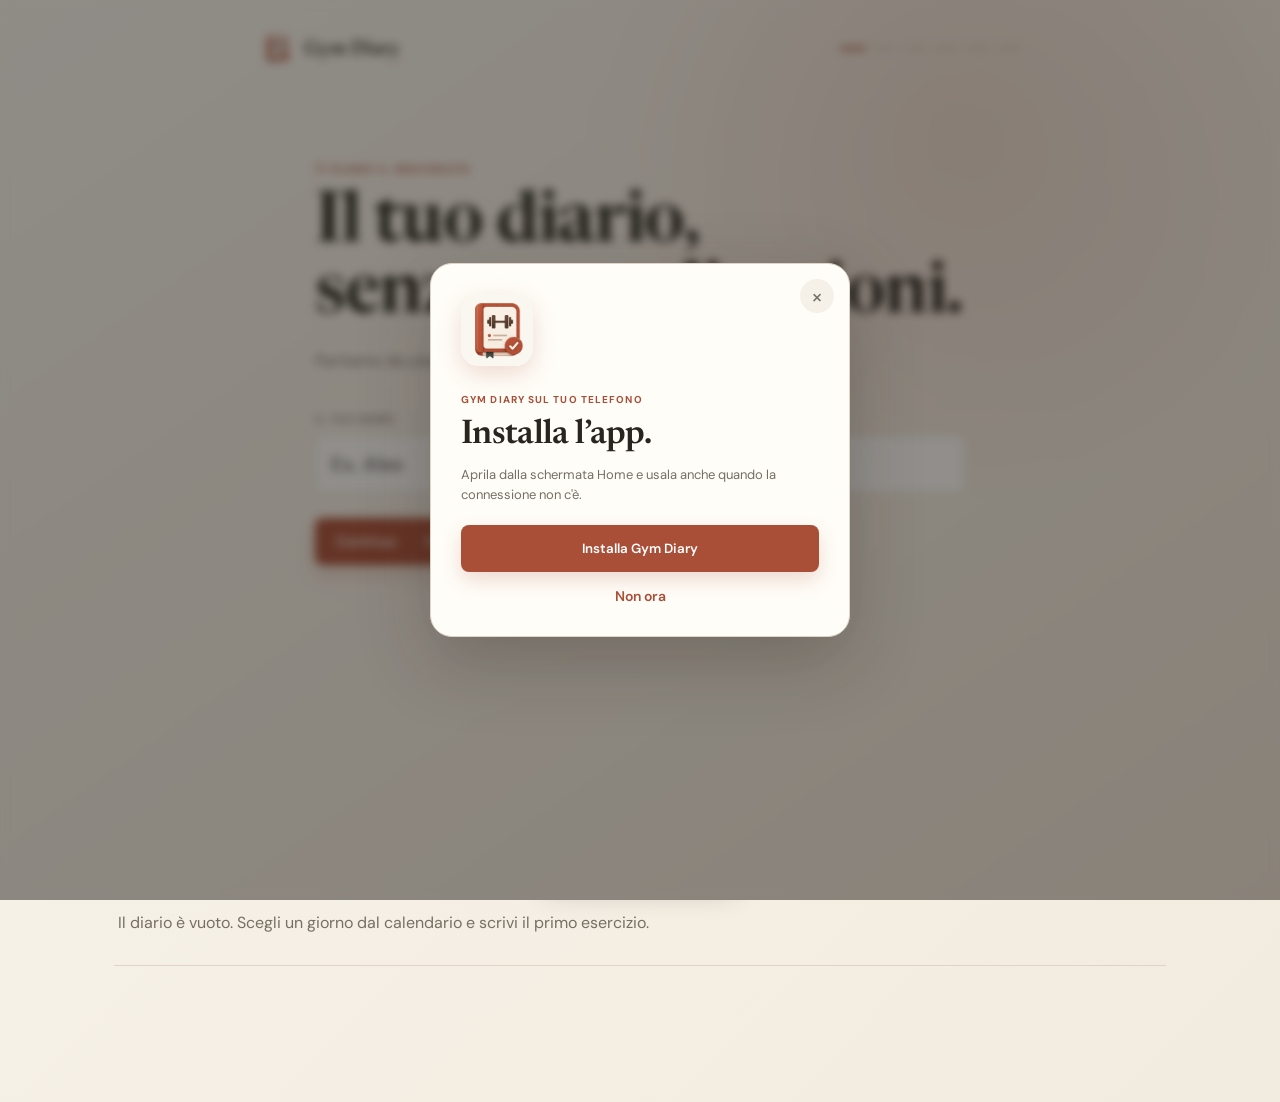
<file: index.html>
<!doctype html>
<html lang="it">
<head>
  <meta charset="utf-8">
  <meta name="viewport" content="width=device-width, initial-scale=1">
  <meta http-equiv="refresh" content="0; url=./app/">
  <title>Gym Diary</title>
</head>
<body>
  <p>Apertura di <a href="./app/">Gym Diary</a>…</p>
  <script>location.replace(new URL('./app/', location.href));</script>
</body>
</html>
</file>
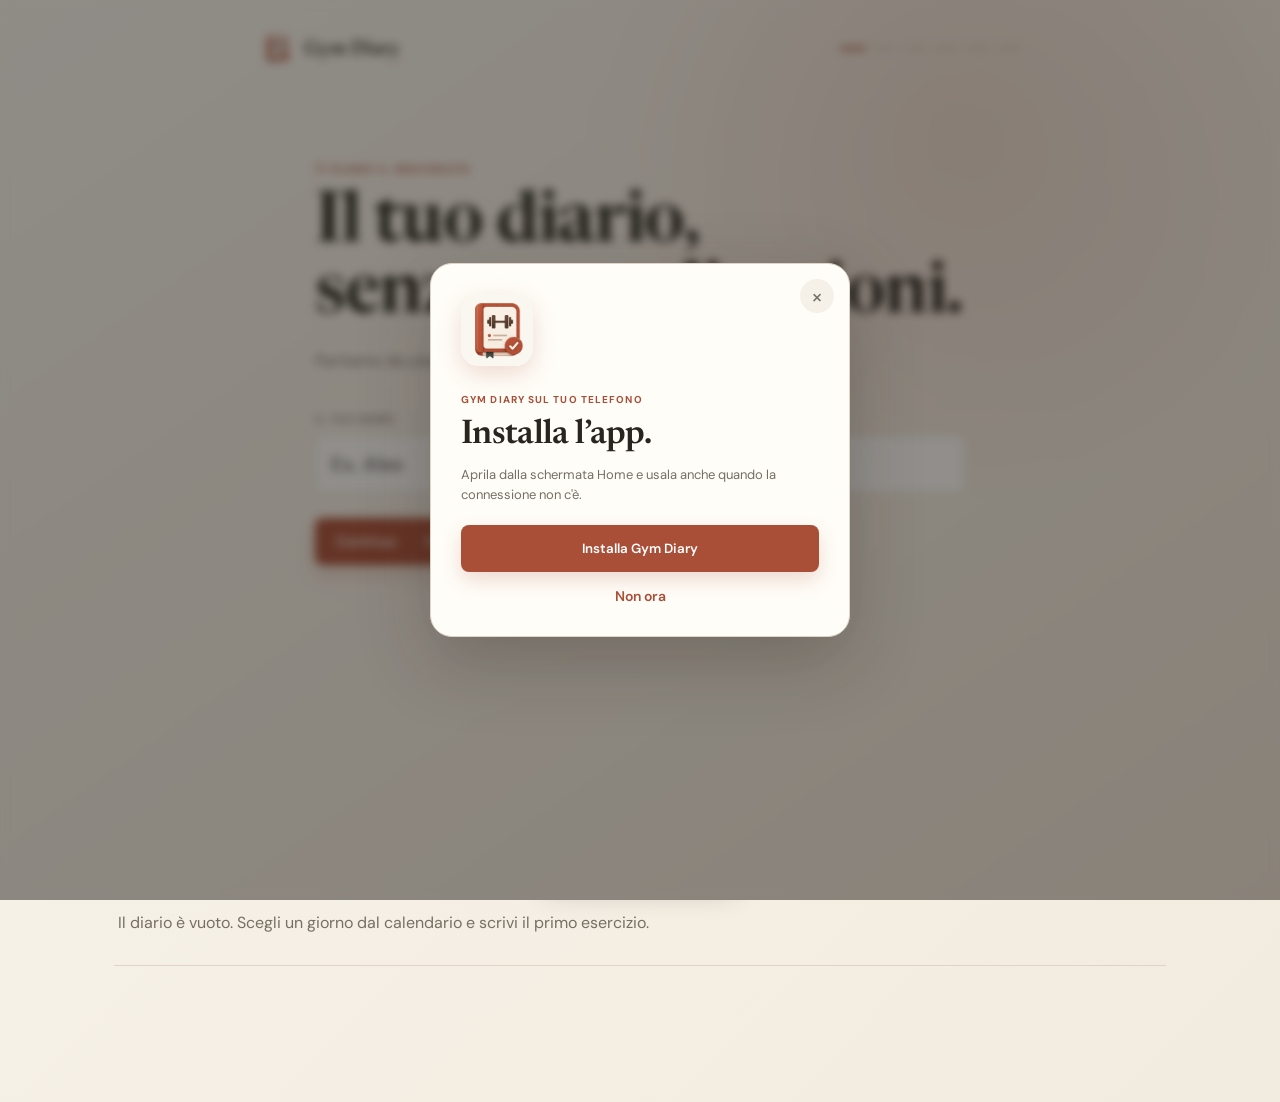
<file: app/index.html>
<!doctype html>
<html lang="it">
<head>
  <meta charset="utf-8">
  <meta name="viewport" content="width=device-width, initial-scale=1">
  <script>try{if(localStorage.getItem('gymDiaryTheme')==='alternative')document.documentElement.dataset.theme='alternative'}catch(error){}</script>
  <meta name="color-scheme" content="light">
  <meta name="theme-color" content="#f5f0e7">
  <meta name="description" content="Il tuo diario di allenamento, semplice e sempre con te.">
  <meta name="apple-mobile-web-app-capable" content="yes">
  <meta name="apple-mobile-web-app-status-bar-style" content="default">
  <meta name="apple-mobile-web-app-title" content="Gym Diary">
  <title>Gym Diary</title>
  <link rel="manifest" href="manifest.webmanifest">
  <link rel="icon" type="image/png" sizes="32x32" href="icons/favicon-32.png">
  <link rel="apple-touch-icon" href="icons/apple-touch-icon.png">
  <link rel="stylesheet" href="styles.css">
  <link rel="stylesheet" href="theme-alternative.css">
  <link rel="stylesheet" href="pwa.css">
</head>
<body>
  <div class="paper-grain" aria-hidden="true"></div>
  <div class="onboarding" id="onboarding" hidden>
    <div class="onboarding-shell">
      <div class="onboarding-brand"><span class="brand-mark"><img src="icons/icon-192.png" width="34" height="34" alt=""></span><span>Gym Diary</span></div>
      <div class="onboarding-progress"><i class="active"></i><i></i><i></i><i></i><i></i><i></i></div>
      <section class="onboarding-step is-active" data-onboarding-step="0"><span class="eyebrow">Ti diamo il benvenuto</span><h1>Il tuo diario,<br>senza complicazioni.</h1><p>Partiamo da una cosa semplice: come vuoi che ti chiamiamo?</p><label class="onboarding-field">Il tuo nome<input id="onboarding-name" autocomplete="name" placeholder="Es. Alex"></label><button class="primary-button onboarding-next" type="button">Continua <span>→</span></button></section>
      <section class="onboarding-step" data-onboarding-step="1"><span class="eyebrow">Il tuo punto di partenza</span><h1>Quello che sai già.</h1><p>Tutto opzionale. Puoi aggiungere o aggiornare questi dati dal Profilo.</p><label class="onboarding-field">Peso attuale <small>opzionale</small><div class="unit-input"><input id="onboarding-weight" inputmode="decimal" placeholder="Es. 62,5"><span>kg</span></div></label><div class="max-entry"><span class="field-title">Massimali reali <small>opzionale</small></span><p>Inserisci soltanto quelli che conosci.</p><div class="max-entry-row"><select id="onboarding-max-exercise"><option value="">Scegli esercizio</option><option>Panca piana</option><option>Squat HB</option><option>Squat LB</option><option>Stacco regular</option><option>Stacco Sumo</option></select><div class="unit-input"><input id="onboarding-max-weight" inputmode="decimal" placeholder="Carico"><span>kg</span></div><button id="add-onboarding-max" type="button" aria-label="Aggiungi massimale">＋</button></div><div class="onboarding-max-list" id="onboarding-max-list"></div></div><div class="onboarding-actions"><button class="text-button onboarding-back" type="button">Indietro</button><button class="primary-button onboarding-next" type="button">Continua <span>→</span></button></div></section>
      <section class="onboarding-step onboarding-tour-step" data-onboarding-step="2"><span class="eyebrow">Il tuo calendario</span><h1>Ogni sessione<br>resta al suo posto.</h1><div class="tour-card tour-calendar"><div class="tour-card-head"><strong>Luglio 2026</strong><span>4 allenamenti</span></div><div class="tour-week"><span>L</span><span>M</span><span>M</span><span>G</span><span>V</span><span>S</span><span>D</span></div><div class="tour-days"><i></i><i></i><i></i><i></i><i></i><i></i><i></i><i></i><i class="trained">8<small>4/5</small><b class="tour-calendar-tip"><strong>Giorno 1</strong><span>Panca piana · Lat machine</span><em>Energie 4/5</em></b></i><i>9</i><i>10</i><i class="trained">11<small>3/5</small></i><i>12</i><i>13</i></div></div><p>Nel calendario ritrovi le sessioni e le energie percepite. Passando sopra un giorno vedi subito allenamento, esercizi e sensazione.</p><div class="onboarding-actions"><button class="text-button onboarding-back" type="button">Indietro</button><button class="primary-button onboarding-next" type="button">Continua <span>→</span></button></div></section>
      <section class="onboarding-step onboarding-tour-step" data-onboarding-step="3"><span class="eyebrow">Durante l’allenamento</span><h1>Scrivi oggi.<br>Confronta con ieri.</h1><div class="tour-card tour-workout"><label>Nome della sessione<strong>Giorno 1</strong></label><div class="tour-exercise"><span>⌕</span><strong>Squat LB</strong><small>selezionato</small></div><div class="tour-reference"><div><small>Ultima volta</small><strong>70 kg × 8</strong><em>Top set</em></div><div><span>Stime</span><b>5RM <strong>77 kg</strong></b><b>8RM <strong>70 kg</strong></b><b>12RM <strong>62 kg</strong></b></div></div><div class="tour-reps"><span>Ripetizioni<strong>8</strong></span><span>Carico<strong>72,5 kg</strong></span><mark>🏆 Best 8 · 70 kg</mark></div></div><p>Scegli l’esercizio e il diario mostra ultima volta, stime 5RM, 8RM e 12RM e il tuo miglior carico sulle ripetizioni che stai inserendo.</p><div class="onboarding-actions"><button class="text-button onboarding-back" type="button">Indietro</button><button class="primary-button onboarding-next" type="button">Continua <span>→</span></button></div></section>
      <section class="onboarding-step onboarding-tour-step" data-onboarding-step="4"><span class="eyebrow">I progressi e le energie</span><h1>Festeggia il PR.<br>Registra come stai.</h1><div class="tour-card tour-finish"><div class="tour-pr"><span>🏆</span><div><small>Nuovo PR</small><strong>Squat LB · 8 reps</strong><b>72,5 kg</b></div></div><div class="tour-feeling"><small>Come sono state le tue energie?</small><div><i>1</i><i>2</i><i>3</i><i class="selected">4</i><i>5</i></div><strong>Buone energie</strong><span>Sessione salvata nel diario</span></div></div><p>Quando superi un record il diario te lo segnala. Alla fine salvi anche le energie percepite nella sessione, da 1 a 5.</p><div class="onboarding-actions"><button class="text-button onboarding-back" type="button">Indietro</button><button class="primary-button onboarding-next" type="button">Continua <span>→</span></button></div></section>
      <section class="onboarding-step onboarding-tour-step" data-onboarding-step="5"><span class="eyebrow">Il tuo profilo</span><h1>Andamenti e stile.<br>Tutto nel Profilo.</h1><div class="tour-profile-grid"><div class="tour-card tour-mini-chart"><small>Peso</small><strong>63,1 kg</strong><svg viewBox="0 0 220 80" preserveAspectRatio="none"><polyline points="0,18 44,28 88,25 132,48 176,54 220,66"/></svg><span>64,8 kg → 63,1 kg</span></div><div class="tour-card tour-mini-chart energy"><small>Energie</small><strong>4,0/5</strong><svg viewBox="0 0 220 80" preserveAspectRatio="none"><polyline points="0,64 44,42 88,58 132,38 176,45 220,20"/></svg><span>Ultime 6 sessioni</span></div></div><div class="tour-card tour-theme-switch"><div class="tour-theme-heading"><small>Aspetto</small><strong>Cambia stile quando vuoi</strong></div><div class="tour-theme-options"><div class="tour-theme-sample"><div class="tour-theme-preview tour-theme-preview-original" aria-hidden="true"><i class="tour-preview-bar"></i><i class="tour-preview-title"></i><i class="tour-preview-card"></i><i class="tour-preview-line"></i><i class="tour-preview-nav"></i></div><span>Originale</span></div><div class="tour-theme-sample"><div class="tour-theme-preview tour-theme-preview-alternative" aria-hidden="true"><i class="tour-preview-bar"></i><i class="tour-preview-title"></i><i class="tour-preview-card"></i><i class="tour-preview-line"></i><i class="tour-preview-nav"></i></div><span>Steel &amp; Chalk</span></div></div></div><p>Nel Profilo trovi gli andamenti del peso e delle energie e puoi scegliere il tema dell’app. Cambia solo l’aspetto: i tuoi dati restano identici.</p><div class="onboarding-actions"><button class="text-button onboarding-back" type="button">Indietro</button><button class="primary-button" id="finish-onboarding" type="button">Inizia il diario <span>→</span></button></div></section>
    </div>
  </div>
  <header class="topbar"><a class="brand" href="#home" data-route="home" aria-label="Gym Diary, torna al diario"><span class="brand-mark" aria-hidden="true"><img src="icons/icon-192.png" width="38" height="38" alt=""></span><span>Gym Diary</span></a><button class="topbar-save" id="complete-workout" type="button" aria-hidden="true">SALVA</button><a class="avatar" href="#profilo" data-route="profile" aria-label="Apri il tuo profilo">M</a></header>

  <main class="app-shell">
    <section class="view is-active" id="home" aria-label="Diario degli allenamenti">
      <aside class="backup-reminder" id="backup-reminder" hidden><div class="backup-reminder-icon" aria-hidden="true">↓</div><div><strong>Metti al sicuro il tuo diario</strong><span id="backup-reminder-copy">Hai nuovi dati senza una copia di riserva.</span></div><button class="secondary-button" id="backup-reminder-button" type="button">Salva copia</button></aside>
      <article class="calendar-card">
        <div class="calendar-head"><div><span class="soft-label">Il tuo mese</span><h2 id="calendar-title"></h2></div><div class="month-nav"><button id="prev-month" type="button" aria-label="Mese precedente">←</button><span id="month-count"></span><button id="next-month" type="button" aria-label="Mese successivo">→</button></div></div>
        <div class="calendar-weekdays" aria-hidden="true"><span>Lun</span><span>Mar</span><span>Mer</span><span>Gio</span><span>Ven</span><span>Sab</span><span>Dom</span></div>
        <div class="calendar-grid diary-calendar" id="calendar-grid" aria-label="Calendario allenamenti"></div>
      </article>
      <button class="primary-button calendar-start" id="add-workout-mobile" type="button">Aggiungi allenamento <span>→</span></button>
      <section class="recent-section"><div class="section-heading"><div><span class="eyebrow">Il tuo storico</span><h2>I tuoi allenamenti</h2></div><span class="quiet-link" id="recent-count"></span></div><div class="session-list" id="session-list"></div></section>
    </section>

    <section class="view day-view" id="giorno" aria-label="Registrazione allenamento">
      <div class="day-context"><a class="back-link calendar-back" href="#home" data-route="home">← Calendario</a><div class="day-context-copy"><strong id="day-session-title"></strong><span id="day-date-label"></span></div></div>

      <section class="exercise-form-card" id="exercise-form-card">
        <div class="session-name-field" id="session-name-field"><span class="eyebrow">Nuovo allenamento</span><h1>Come lo chiamiamo?</h1><label for="session-name">Nome della sessione</label><input id="session-name" placeholder="Es. Giorno 1"><small>Lo salveremo quando aggiungi il primo esercizio.</small></div>
        <button class="primary-button continue-session" id="continue-session" type="button">Avanti <span>→</span></button>
        <div class="guided-chrome" id="guided-chrome" hidden>
          <div class="guided-progress"><strong id="guided-template-name"></strong><span id="guided-step-label"></span></div>
          <div class="guided-nav">
            <button type="button" class="guided-nav-btn" id="guided-prev" aria-label="Esercizio precedente">‹</button>
            <div class="guided-dots" id="guided-dots"></div>
            <button type="button" class="guided-nav-btn" id="guided-next" aria-label="Esercizio successivo">›</button>
          </div>
        </div>
        <div class="guided-recap" id="guided-recap" hidden></div>
        <div class="guided-end" id="guided-end" hidden>
          <p class="guided-end-summary" id="guided-end-summary"></p>
          <button type="button" class="primary-button" id="guided-finish">Salva l’allenamento</button>
          <button type="button" class="secondary-button" id="guided-add-more">Aggiungi un altro esercizio</button>
        </div>
        <div id="exercise-editable-fields">
          <div class="exercise-search-wrap"><label for="exercise-search">Esercizio</label><div class="exercise-search-box"><input id="exercise-search" autocomplete="off" placeholder="Cerca o scrivi un esercizio" aria-autocomplete="list" aria-controls="exercise-suggestions" aria-expanded="false"><button id="clear-exercise" type="button" aria-label="Cancella esercizio">×</button></div><div class="exercise-suggestions" id="exercise-suggestions" role="listbox" hidden></div></div>
          <div class="selected-exercise" id="selected-exercise" hidden></div>
          <div class="last-exposure" id="last-exposure" hidden></div>
          <div class="technique-field"><span class="technique-field-label">Metodo</span><button type="button" class="technique-trigger" id="open-technique-modal" aria-haspopup="dialog"><span id="technique-current">Classico</span><span class="technique-trigger-caret" aria-hidden="true">▾</span></button></div>
          <div class="sets-editor" id="sets-editor"></div>
          <label class="exercise-note" for="exercise-note">Nota per questo esercizio<textarea id="exercise-note" rows="3" placeholder="Opzionale — sensazioni, variante, appunti..."></textarea></label>
          <button class="primary-button save-exercise" id="save-exercise" type="button">Salva esercizio</button>
          <button class="secondary-button save-repeat-round" id="save-repeat-round" type="button" hidden>Salva e ripeti round</button>
        </div>
      </section>

      <section class="logged-section"><div class="section-heading"><div><span class="eyebrow">In questa pagina</span><h2>Quello che hai fatto</h2></div><span class="logged-heading-actions"><button type="button" class="text-button" id="save-as-template" hidden>Salva come modello</button><span class="quiet-link" id="logged-count"></span></span></div><div class="logged-exercises" id="logged-exercises"></div></section>
    </section>

    <section class="view results-view" id="risultati" aria-labelledby="results-title">
      <div id="results-list-panel">
        <span class="eyebrow">I tuoi progressi</span><h1 id="results-title">Risultati.</h1><p class="lead">Confrontiamo carichi eseguiti con le stesse ripetizioni e tecniche a parità di tonnellaggio: mai mele con pere.</p>
        <label class="results-search" for="results-search">Cerca un esercizio<input id="results-search" type="search" autocomplete="off" placeholder="Es. Lat machine"></label>
        <div class="results-exercise-list" id="results-exercise-list"></div>
      </div>
      <div class="result-detail" id="result-detail" hidden>
        <a class="back-link calendar-back" href="#risultati" data-route="results">← Tutti gli esercizi</a>
        <div class="result-detail-heading"><div><span class="eyebrow">Andamento dei carichi</span><h1 id="result-exercise-name"></h1></div><div class="result-latest" id="result-latest"></div></div>
        <section class="result-chart-card">
          <div class="result-chart-head"><div><span class="soft-label">Confronto omogeneo</span><h2 id="result-chart-subject">Stesse ripetizioni</h2></div><div class="result-rep-filters" id="result-rep-filters" aria-label="Scegli cosa confrontare"></div></div>
          <div class="result-chart" id="result-chart"></div>
          <p class="result-chart-caption" id="result-chart-caption"></p>
        </section>
        <section class="result-history-section"><div class="section-heading"><div><span class="eyebrow">Dettaglio</span><h2>Le sessioni confrontate</h2></div><span class="quiet-link" id="result-history-count"></span></div><div class="result-history" id="result-history"></div></section>
      </div>
    </section>

    <section class="view profile-view" id="profilo" aria-labelledby="profile-title">
      <span class="eyebrow">Il tuo spazio</span><h1 id="profile-title">Profilo.</h1><p class="lead">Tieni traccia del tuo peso e delle tue sensazioni senza giudicarti.</p>
      <section class="profile-card weight-profile-card"><div class="weight-card-head"><div><span class="eyebrow">Corpo</span><h2>Andamento del peso</h2></div><button class="secondary-button add-measurement" id="open-weight-modal" type="button">Aggiungi misurazione <span>＋</span></button></div><div class="chart-periods" data-period-control="weight" aria-label="Periodo del grafico del peso"><button type="button" data-period="1">1M</button><button type="button" data-period="3">3M</button><button type="button" data-period="6">6M</button><button type="button" data-period="all" class="is-active">Tutto</button></div><div class="profile-summary" id="weight-summary"></div><div class="weight-chart" id="weight-chart"></div></section>
      <section class="profile-card energy-profile-card"><span class="eyebrow">Energie percepite</span><h2>Come stanno andando le tue energie</h2><p class="energy-explainer">Il grafico mostra come sono state le tue energie durante gli allenamenti.</p><div class="chart-periods" data-period-control="energy" aria-label="Periodo del grafico delle energie"><button type="button" data-period="1">1M</button><button type="button" data-period="3">3M</button><button type="button" data-period="6">6M</button><button type="button" data-period="all" class="is-active">Tutto</button></div><div class="energy-trend" id="energy-trend"></div></section>
      <section class="profile-card max-profile-card"><div class="weight-card-head"><div><span class="eyebrow">Forza</span><h2>I tuoi massimali</h2></div><button class="secondary-button add-measurement" id="open-max-modal" type="button">Aggiorna <span>＋</span></button></div><div class="profile-max-list" id="profile-max-list"></div></section>
      <section class="profile-card templates-profile-card"><div><span class="eyebrow">Allenamenti</span><h2>Modelli salvati</h2><p>Riusali per ripartire da un allenamento già impostato: esercizi, tecnica e ripetizioni di riferimento pronti, i pesi li scrivi tu.</p></div><div class="profile-templates-list" id="profile-templates-list"></div></section>
      <section class="profile-card appearance-profile-card"><div><span class="eyebrow">Aspetto</span><h2>Scegli il tuo stile</h2><p>Cambia soltanto l’aspetto del diario. Dati e funzioni restano identici.</p></div><div class="theme-options" role="group" aria-label="Tema dell’app"><button type="button" data-theme-choice="original" aria-pressed="true"><span class="theme-preview theme-preview-original" aria-hidden="true"><i></i><i></i><i></i></span><strong>Originale</strong><small>Caldo e minimale</small></button><button type="button" data-theme-choice="alternative" aria-pressed="false"><span class="theme-preview theme-preview-alternative" aria-hidden="true"><i></i><i></i><i></i></span><strong>Steel &amp; Chalk</strong><small>Scuro e deciso</small></button></div></section>
      <section class="profile-card backup-profile-card"><div class="backup-card-heading"><div><span class="eyebrow">I tuoi dati</span><h2>Una copia fuori dall’app</h2><p>Salva un file sul telefono. Se cancelli i dati del browser, potrai ricostruire il diario da qui.</p></div><span class="backup-status-mark" id="backup-status-mark" aria-hidden="true">↓</span></div><div class="backup-status" id="backup-status" role="status"></div><div class="backup-actions"><button class="primary-button" id="download-backup" type="button">Salva una copia</button><button class="secondary-button" id="restore-backup" type="button">Ripristina una copia</button></div><p class="backup-warning">Il ripristino sostituisce i dati presenti nell’app con quelli contenuti nel file scelto.</p><input id="backup-file-input" type="file" accept="application/json,.json" hidden></section>
      <p class="app-version" id="app-version">Versione app: controllo in corso...</p>
    </section>
  </main>

  <nav class="demo-nav" aria-label="Navigazione principale"><a href="#home" data-route="home" class="is-current">Diario</a><a href="#risultati" data-route="results">Risultati</a><a href="#profilo" data-route="profile">Profilo</a></nav>
  <div class="calendar-tooltip" id="calendar-tooltip" role="tooltip" aria-hidden="true"></div>
  <div class="toast" id="toast" role="status" aria-live="polite"></div><div class="app-error" id="app-error" role="alert" hidden></div>
  <div class="pr-celebration" id="pr-celebration" hidden><div class="pr-modal"><svg viewBox="0 0 64 64" aria-hidden="true"><path d="M22 10h20v10c0 12-5 19-10 19s-10-7-10-19V10Z"/><path d="M22 15H12c0 11 5 16 13 16M42 15h10c0 11-5 16-13 16M32 39v9M23 54h18"/></svg><span class="eyebrow">Nuovo PR</span><h2 id="pr-title"></h2><div id="pr-results"></div><button class="primary-button" id="close-pr" type="button">Continua</button></div></div>
  <div class="session-complete-overlay" id="session-complete-modal" hidden><section class="session-complete-modal" role="dialog" aria-modal="true" aria-labelledby="session-feeling-title"><span class="eyebrow">Sessione completata</span><h2 id="session-feeling-title">Com’è andata?</h2><p>Pensa all’allenamento nel suo complesso.</p><div class="feeling-scale" id="session-feeling-scale"><button type="button" data-feeling="1"><strong>1</strong><span>A terra</span></button><button type="button" data-feeling="2"><strong>2</strong><span>Sottotono</span></button><button type="button" data-feeling="3"><strong>3</strong><span>Normale</span></button><button type="button" data-feeling="4"><strong>4</strong><span>Bene</span></button><button type="button" data-feeling="5"><strong>5</strong><span>Molto bene</span></button></div><label class="session-complete-note">Nota sulla sessione <small>opzionale</small><textarea id="session-complete-note" rows="3" placeholder="Energie, concentrazione, sensazioni generali..."></textarea></label><button class="primary-button" id="save-session-feeling" type="button">Salva e chiudi</button><button class="text-button" id="skip-session-feeling" type="button">Non ora</button></section></div>
  <div class="session-complete-overlay" id="weight-modal" hidden><section class="session-complete-modal weight-modal" role="dialog" aria-modal="true" aria-labelledby="weight-modal-title"><span class="eyebrow">Nuova misurazione</span><h2 id="weight-modal-title">Aggiorna il peso.</h2><form id="checkin-form"><div class="profile-fields"><label>Data<input id="checkin-date" type="date" required></label><label>Peso (kg)<input id="checkin-weight" type="text" inputmode="decimal" placeholder="Es. 62,5" required></label></div><label>Nota <small>opzionale</small><textarea id="checkin-note" rows="3" placeholder="Aggiungi un contesto alla misurazione"></textarea></label><button class="primary-button" type="submit">Salva misurazione</button><button class="text-button" id="close-weight-modal" type="button">Annulla</button></form></section></div>
  <div class="session-complete-overlay" id="max-modal" hidden><section class="session-complete-modal weight-modal" role="dialog" aria-modal="true" aria-labelledby="max-modal-title"><span class="eyebrow">Forza</span><h2 id="max-modal-title">Aggiorna un massimale.</h2><form id="max-form"><div class="profile-fields"><label>Esercizio<select id="max-exercise" required><option value="">Scegli esercizio</option><option>Panca piana</option><option>Squat HB</option><option>Squat LB</option><option>Stacco regular</option><option>Stacco Sumo</option></select></label><label>Carico (kg)<input id="max-weight" type="text" inputmode="decimal" placeholder="Es. 100" required></label></div><button class="primary-button" type="submit">Salva massimale</button><button class="text-button" id="close-max-modal" type="button">Annulla</button></form></section></div>
  <div class="session-complete-overlay" id="confirm-delete-modal" hidden><section class="session-complete-modal confirm-modal" role="dialog" aria-modal="true" aria-labelledby="confirm-delete-title"><span class="eyebrow">Elimina esercizio</span><h2 id="confirm-delete-title">Vuoi eliminarlo?</h2><p id="confirm-delete-copy"></p><button class="primary-button danger-button" id="confirm-delete-yes" type="button">Elimina</button><button class="text-button" id="confirm-delete-no" type="button">Annulla</button></section></div>
  <div class="session-complete-overlay" id="technique-modal" hidden><section class="session-complete-modal technique-modal-card" role="dialog" aria-modal="true" aria-labelledby="technique-modal-title"><span class="eyebrow">Metodo di esecuzione</span><h2 id="technique-modal-title">Come esegui questo esercizio?</h2><div class="technique-option-list" id="technique-option-list"></div><button class="text-button" id="close-technique-modal" type="button">Annulla</button></section></div>
  <div class="session-complete-overlay" id="day-start-modal" hidden><section class="session-complete-modal day-start-modal-card" role="dialog" aria-modal="true" aria-labelledby="day-start-title"><span class="eyebrow">Nuovo allenamento</span><h2 id="day-start-title">Da dove partiamo?</h2><button class="primary-button" id="start-blank-day" type="button">Inizia nuovo</button><button type="button" class="secondary-button" id="use-template-button">Usa allenamento</button></section></div>
  <div class="session-complete-overlay" id="template-picker-modal" hidden><section class="session-complete-modal" role="dialog" aria-modal="true" aria-labelledby="template-picker-title"><span class="eyebrow">Allenamenti salvati</span><h2 id="template-picker-title">Quale riprendiamo?</h2><div class="template-picker-list" id="template-picker-list"></div><button class="text-button" id="close-template-picker" type="button">Annulla</button></section></div>
  <div class="session-complete-overlay" id="template-view-modal" hidden><section class="session-complete-modal" role="dialog" aria-modal="true" aria-labelledby="template-view-title"><span class="eyebrow">Modello</span><h2 id="template-view-title"></h2><div class="template-view-list" id="template-view-list"></div><button class="text-button" id="close-template-view" type="button">Chiudi</button></section></div>
  <div class="session-complete-overlay" id="save-template-modal" hidden><section class="session-complete-modal confirm-modal" role="dialog" aria-modal="true" aria-labelledby="save-template-title"><span class="eyebrow">Salva come modello</span><h2 id="save-template-title">Come lo chiamiamo?</h2><label class="session-name-field" style="margin:0 0 20px"><span class="sr-only">Nome del modello</span><input id="save-template-name" placeholder="Es. Petto e Spalle"></label><button class="primary-button" id="save-template-confirm" type="button">Salva modello</button><button class="text-button" id="save-template-cancel" type="button">Annulla</button></section></div>
  <div class="session-complete-overlay" id="confirm-delete-template-modal" hidden><section class="session-complete-modal confirm-modal" role="dialog" aria-modal="true" aria-labelledby="confirm-delete-template-title"><span class="eyebrow">Elimina modello</span><h2 id="confirm-delete-template-title">Vuoi eliminarlo?</h2><p id="confirm-delete-template-copy"></p><button class="primary-button danger-button" id="confirm-delete-template-yes" type="button">Elimina</button><button class="text-button" id="confirm-delete-template-no" type="button">Annulla</button></section></div>
  <script src="db.js"></script><script src="app.js"></script><script src="pwa-install.js"></script>
</body>
</html>
</file>
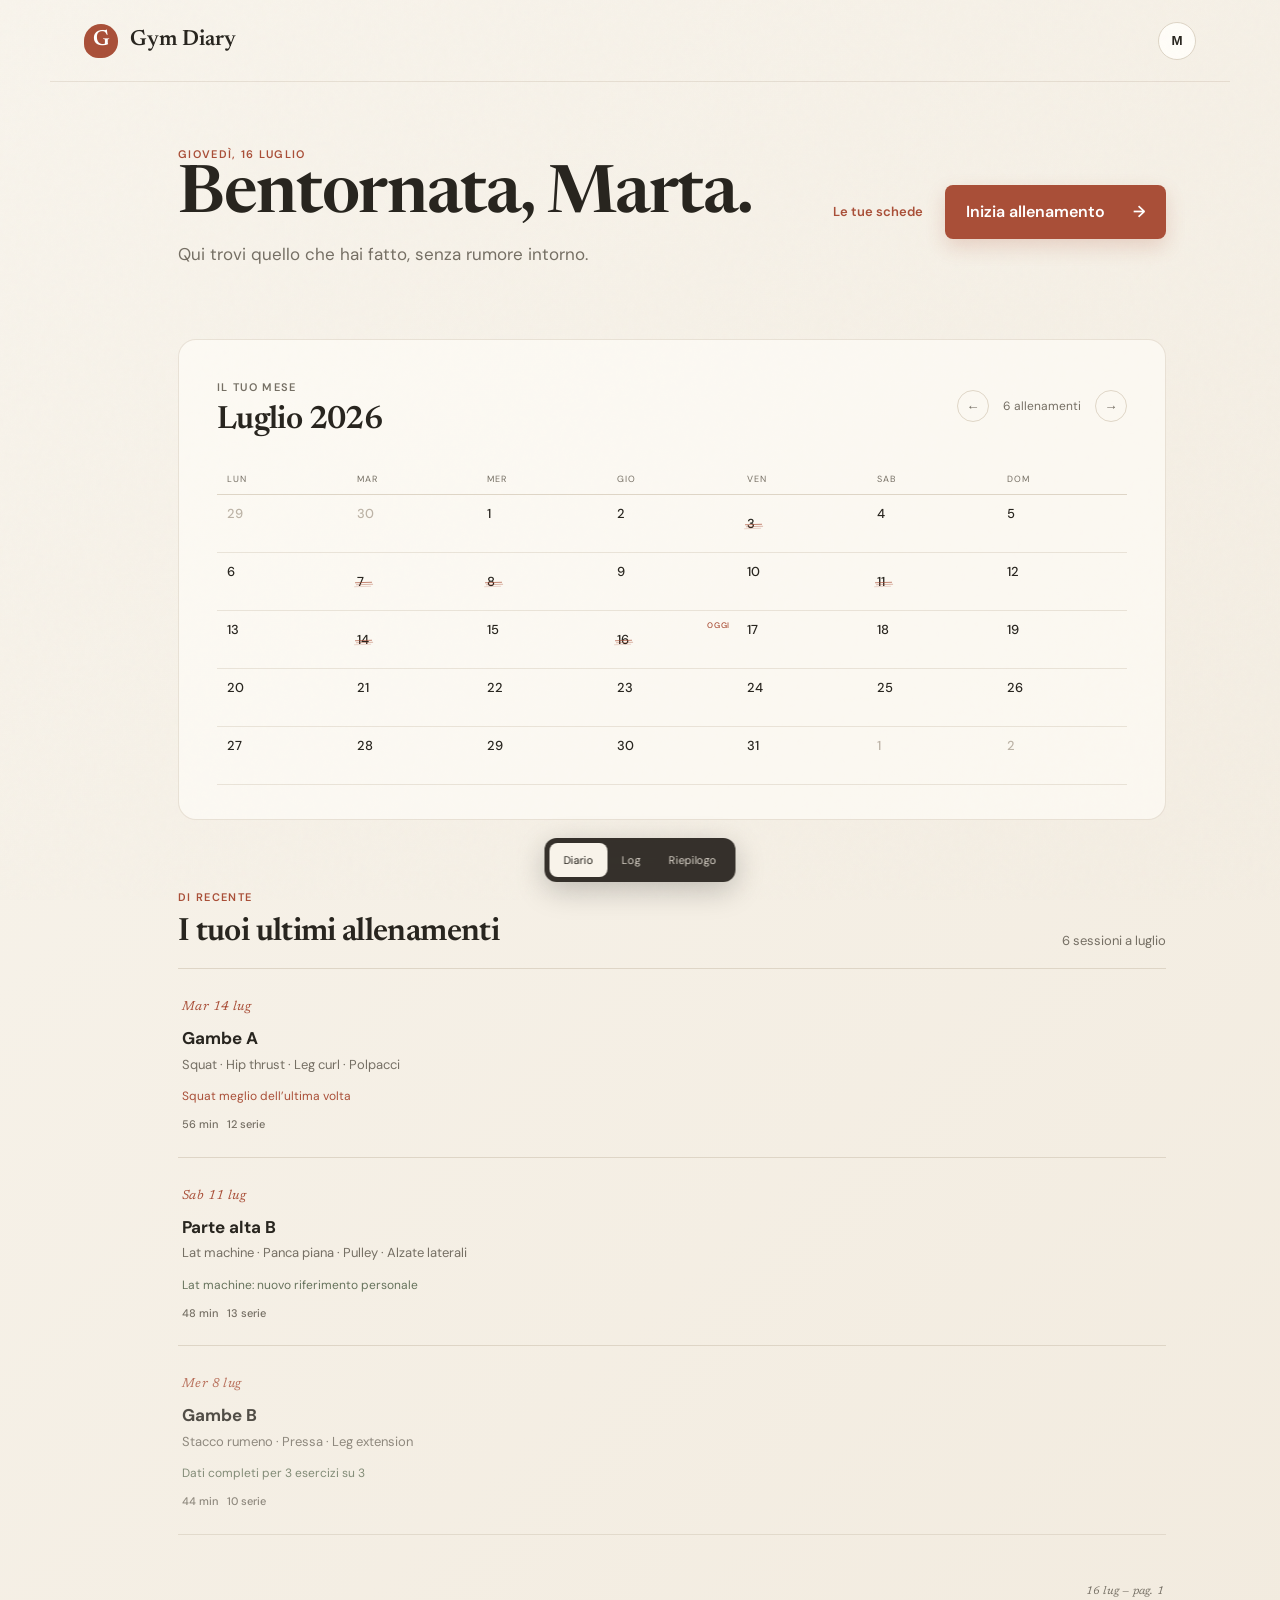
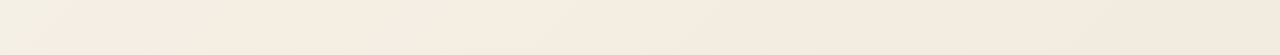
<file: mockup/index.html>
<!doctype html>
<html lang="it">
<head>
  <meta charset="utf-8">
  <meta name="viewport" content="width=device-width, initial-scale=1">
  <meta name="theme-color" content="#f5f0e7">
  <title>Gym Diary — Mockup</title>
  <link rel="stylesheet" href="styles.css">
</head>
<body class="mockup-journal">
  <div class="paper-grain" aria-hidden="true"></div>
  <header class="topbar">
    <a class="brand" href="#home" data-route="home" aria-label="Gym Diary, torna alla home">
      <span class="brand-mark">G</span><span>Gym Diary</span>
    </a>
    <button class="avatar" type="button" aria-label="Profilo di Marta">M</button>
  </header>

  <main class="app-shell">
    <section class="view is-active" id="home" aria-labelledby="home-title" data-page="16 lug — pag. 1">
      <div class="eyebrow">Giovedì, 16 luglio</div>
      <div class="hero-row">
        <div>
          <h1 id="home-title">Bentornata, Marta.</h1>
          <p class="lead">Qui trovi quello che hai fatto, senza rumore intorno.</p>
        </div>
        <div class="hero-actions"><a class="sheet-link" href="#sheets" data-route="sheets">Le tue schede</a><a class="primary-button desktop-action" href="#workout" data-route="workout">Inizia allenamento <span>→</span></a></div>
      </div>

      <article class="calendar-card">
        <div class="calendar-head">
          <div><span class="soft-label">Il tuo mese</span><h2>Luglio 2026</h2></div>
          <div class="month-nav" aria-label="Cambia mese"><button type="button" aria-label="Mese precedente">←</button><span>6 allenamenti</span><button type="button" aria-label="Mese successivo">→</button></div>
        </div>
        <div class="calendar-weekdays" aria-hidden="true"><span>Lun</span><span>Mar</span><span>Mer</span><span>Gio</span><span>Ven</span><span>Sab</span><span>Dom</span></div>
        <div class="calendar-grid" aria-label="Allenamenti di luglio 2026">
          <span class="outside">29</span><span class="outside">30</span><span>1</span><span>2</span><button class="trained" data-session="3" aria-label="3 luglio, Parte alta A">3<i></i></button><span>4</span><span>5</span>
          <span>6</span><button class="trained" data-session="7" aria-label="7 luglio, Gambe A">7<i></i></button><button class="trained" data-session="8" aria-label="8 luglio, Gambe B">8<i></i></button><span>9</span><span>10</span><button class="trained" data-session="11" aria-label="11 luglio, Parte alta B">11<i></i></button><span>12</span>
          <span>13</span><button class="trained" data-session="14" aria-label="14 luglio, Gambe A">14<i></i></button><span>15</span><button class="trained today" data-session="16" aria-label="16 luglio, Gambe A">16<i></i></button><span>17</span><span>18</span><span>19</span>
          <span>20</span><span>21</span><span>22</span><span>23</span><span>24</span><span>25</span><span>26</span>
          <span>27</span><span>28</span><span>29</span><span>30</span><span>31</span><span class="outside">1</span><span class="outside">2</span>
        </div>
      </article>

      <div class="section-heading">
        <div><span class="eyebrow">Di recente</span><h2>I tuoi ultimi allenamenti</h2></div>
        <span class="quiet-link">6 sessioni a luglio</span>
      </div>
      <div class="session-list">
        <article class="session-card">
          <div class="date-tile"><span>Mar 14 lug</span></div>
          <div class="session-main"><h3>Gambe A</h3><p>Squat · Hip thrust · Leg curl · Polpacci</p><span class="note-good">Squat meglio dell’ultima volta</span></div>
          <div class="session-meta"><strong>56 min</strong><span>12 serie</span></div>
        </article>
        <article class="session-card">
          <div class="date-tile"><span>Sab 11 lug</span></div>
          <div class="session-main"><h3>Parte alta B</h3><p>Lat machine · Panca piana · Pulley · Alzate laterali</p><span>Lat machine: nuovo riferimento personale</span></div>
          <div class="session-meta"><strong>48 min</strong><span>13 serie</span></div>
        </article>
        <article class="session-card muted-session">
          <div class="date-tile"><span>Mer 8 lug</span></div>
          <div class="session-main"><h3>Gambe B</h3><p>Stacco rumeno · Pressa · Leg extension</p><span>Dati completi per 3 esercizi su 3</span></div>
          <div class="session-meta"><strong>44 min</strong><span>10 serie</span></div>
        </article>
      </div>
      <a class="primary-button mobile-start" href="#workout" data-route="workout">Inizia allenamento <span>→</span></a>
    </section>

    <section class="view sheets-view" id="sheets" aria-labelledby="sheets-title" data-page="16 lug — pag. 2">
      <a class="back-link" href="#home" data-route="home">← Diario</a>
      <div class="sheets-hero">
        <div><span class="eyebrow">Il tuo programma</span><h1 id="sheets-title">Programma — Routine estate</h1><p class="lead">Porta qui la scheda che hai già scelto, da sola o con il tuo coach. Gym Diary la conserva per rendere più rapido il log.</p></div>
        <div class="owner-note"><span>Creata da te</span><strong>“Routine estate”</strong><small>Ultima modifica 12 luglio</small></div>
      </div>
      <div class="sheet-import">
        <div><span class="soft-label">Inserimento rapido</span><h2>Incolla il tuo programma</h2><p>Scrivilo come lo hai ricevuto. Potrai controllare ogni riga prima di salvarlo.</p></div>
        <textarea aria-label="Programma da importare">Gambe A
Squat con bilanciere — 3 × 8
Hip thrust — 3 × 10
Leg curl — 3 × 12
Calf raise — 3 × 15</textarea>
        <button class="secondary-button parse-sheet" type="button">Rivedi nella griglia ↓</button>
      </div>
      <article class="sheet-editor">
        <div class="sheet-editor-head"><div><span class="soft-label">Rivedi e correggi</span><label class="day-name">Nome del giorno <input value="Gambe A" aria-label="Nome del giorno di allenamento"></label><p>Questo nome lo hai scelto tu.</p></div><button class="add-day" type="button">＋ Aggiungi giorno</button></div>
        <div class="sheet-grid" role="table" aria-label="Esercizi di Gambe A">
          <div class="sheet-grid-head" role="row"><span>Esercizio</span><span>Serie</span><span>Rip. target</span><span></span></div>
          <div role="row"><input value="Squat con bilanciere" aria-label="Esercizio 1"><input value="3" inputmode="numeric" aria-label="Serie esercizio 1"><input value="8" aria-label="Ripetizioni esercizio 1"><button aria-label="Rimuovi squat">×</button></div>
          <div role="row"><input value="Hip thrust" aria-label="Esercizio 2"><input value="3" inputmode="numeric" aria-label="Serie esercizio 2"><input value="10" aria-label="Ripetizioni esercizio 2"><button aria-label="Rimuovi hip thrust">×</button></div>
          <div role="row"><input value="Leg curl" aria-label="Esercizio 3"><input value="3" inputmode="numeric" aria-label="Serie esercizio 3"><input value="12" aria-label="Ripetizioni esercizio 3"><button aria-label="Rimuovi leg curl">×</button></div>
          <div role="row"><input value="Calf raise" aria-label="Esercizio 4"><input value="3" inputmode="numeric" aria-label="Serie esercizio 4"><input value="15" aria-label="Ripetizioni esercizio 4"><button aria-label="Rimuovi calf raise">×</button></div>
        </div>
        <button class="add-exercise" type="button">＋ Aggiungi esercizio</button>
        <div class="sheet-save"><span>Nessun esercizio viene aggiunto o cambiato da Gym Diary.</span><button class="primary-button save-sheet" type="button">Salva la mia scheda</button></div>
      </article>
    </section>

    <section class="view workout-view" id="workout" aria-labelledby="workout-title" data-page="16 lug — pag. 3">
      <div class="workout-head">
        <a class="back-link" href="#home" data-route="home">← Esci</a>
        <div><span class="eyebrow">Dalla tua scheda “Routine estate” · 32 min</span><h1 id="workout-title">Gambe A</h1><small class="chosen-name">Nome scelto da Marta</small></div>
        <button class="text-button" type="button" data-route="summary">Termina</button>
      </div>
      <div class="exercise-progress" aria-label="Esercizio 1 di 4"><span style="width:25%"></span></div>
      <p class="progress-label">1 di 4 · Squat con bilanciere</p>

      <div class="logging-layout">
        <section class="current-exercise">
          <div class="exercise-title-row">
            <div><span class="soft-label">Esercizio corrente</span><h2>Squat con bilanciere</h2></div>
            <a href="#timeline" data-route="timeline" class="history-link">Vedi storico ↗</a>
          </div>
          <div class="last-time">
            <span class="margin-note">ultima volta<br>14 luglio</span>
            <strong>60 kg × 8</strong>
            <small>migliore serie · RPE 8</small>
          </div>
          <div class="set-table" aria-label="Serie dell'esercizio">
            <div class="set-row set-header"><span>Serie</span><span>Kg</span><span>Rip.</span><span></span></div>
            <div class="set-row completed"><strong>1</strong><span>60</span><span>8</span><button aria-label="Serie 1 completata">✓</button></div>
            <div class="set-row completed"><strong>2</strong><span>60</span><span>8</span><button aria-label="Serie 2 completata">✓</button></div>
            <div class="set-row active-set"><strong>3</strong><label><span class="sr-only">Peso serie 3</span><input id="weight" inputmode="decimal" value="60"></label><label><span class="sr-only">Ripetizioni serie 3</span><input id="reps" inputmode="numeric" value="8"></label><button id="save-set" aria-label="Salva serie 3">✓</button></div>
          </div>
          <button class="add-set" id="add-set" type="button">＋ Aggiungi una serie</button>
        </section>

        <aside class="rest-panel">
          <span class="soft-label">Recupero</span>
          <div class="timer"><strong id="timer">01:24</strong><span>da ultima serie</span></div>
          <button type="button" id="reset-timer">Azzera timer</button>
          <blockquote>“L’ultima volta hai chiuso tre serie da 8 con 60 kg.”</blockquote>
        </aside>
      </div>
      <div class="next-exercise"><span>Prossimo</span><strong>Hip thrust</strong><span>3 serie</span><button type="button">Vai →</button></div>
    </section>

    <section class="view summary-view" id="summary" aria-labelledby="summary-title" data-page="16 lug — pag. 4">
      <div class="summary-mark">✓</div>
      <span class="eyebrow">Allenamento registrato</span>
      <h1 id="summary-title">Gambe A, fatto.</h1>
      <p class="lead">Giovedì 16 luglio · 54 minuti · 12 serie</p>
      <article class="diary-says">
        <span class="soft-label">Oggi il diario ti dice</span>
        <p>Lo squat è andato meglio dell’ultima volta: stessa tecnica registrata, 2 ripetizioni in più nella serie migliore.</p>
        <p>Hai segnato un nuovo riferimento sull’hip thrust: 80 kg × 10.</p>
        <p>Il leg curl è stabile nelle ultime 3 sessioni.</p>
      </article>
      <div class="summary-stats margin-note summary-margin-note">
        <div><span>Esercizi</span><strong>4</strong></div><div><span>Serie registrate</span><strong>12</strong></div><div><span>Note</span><strong>1</strong></div>
      </div>
      <div class="page-closing-rule" aria-hidden="true"></div>
      <div class="summary-actions"><a class="primary-button" href="#home" data-route="home">Torna al diario</a><a class="secondary-button" href="#timeline" data-route="timeline">Apri timeline squat</a></div>
    </section>

    <section class="view" id="timeline" aria-labelledby="timeline-title" data-page="16 lug — pag. 5">
      <a class="back-link" href="#home" data-route="home">← Diario</a>
      <div class="timeline-hero">
        <div><span class="eyebrow">Cronologia esercizio</span><h1 id="timeline-title">Squat con bilanciere</h1><p class="lead">8 esposizioni registrate dal 9 giugno.</p></div>
        <div class="personal-best"><span>Migliore serie</span><strong>62,5 kg × 8</strong><small>16 luglio 2026</small></div>
      </div>
      <article class="reading-card"><span class="soft-label">Lettura del diario</span><p>Nelle ultime 4 esecuzioni il riferimento è salito da 60 × 8 a 62,5 × 8. Una sessione più leggera il 30 giugno interrompe il confronto diretto, ma non il trend.</p></article>
      <div class="timeline-list">
        <article class="timeline-entry is-pr"><div class="timeline-date"><strong>16</strong><span>LUG</span></div><div><span class="pr-badge">Nuovo riferimento</span><h3>62,5 kg × 8</h3><p>3 serie · 8, 8, 7 ripetizioni · RPE 8,5</p></div><span class="change up">+2,5 kg</span></article>
        <article class="timeline-entry"><div class="timeline-date"><strong>14</strong><span>LUG</span></div><div><h3>60 kg × 8</h3><p>3 serie · 8, 8, 8 ripetizioni · RPE 8</p></div><span class="change">stabile</span></article>
        <article class="timeline-entry"><div class="timeline-date"><strong>07</strong><span>LUG</span></div><div><h3>60 kg × 8</h3><p>3 serie · 8, 7, 7 ripetizioni · RPE non registrato</p></div><span class="change">stabile</span></article>
        <article class="timeline-entry deload"><div class="timeline-date"><strong>30</strong><span>GIU</span></div><div><span class="neutral-badge">Sessione più leggera</span><h3>50 kg × 10</h3><p>2 serie · annotazione: “settimana scarico”</p></div><span class="change">non confrontata</span></article>
        <article class="timeline-entry"><div class="timeline-date"><strong>23</strong><span>GIU</span></div><div><h3>60 kg × 7</h3><p>3 serie · 7, 7, 6 ripetizioni · RPE 8</p></div><span class="change up">+1 rep</span></article>
      </div>
    </section>
  </main>

  <nav class="demo-nav" aria-label="Navigazione demo">
    <a href="#home" data-route="home" class="is-current">Diario</a><a href="#workout" data-route="workout">Log</a><a href="#summary" data-route="summary">Riepilogo</a>
  </nav>
  <div class="calendar-tooltip" id="calendar-tooltip" role="tooltip" aria-hidden="true"></div>
  <div class="session-modal-overlay" id="session-modal-overlay" hidden>
    <article class="session-modal" id="session-modal" role="dialog" aria-modal="true" aria-labelledby="session-modal-title" tabindex="-1">
      <button class="modal-close" id="modal-close" type="button" aria-label="Chiudi dettaglio allenamento">×</button>
      <div id="session-modal-content"></div>
    </article>
  </div>
  <div class="toast" id="toast" role="status" aria-live="polite">Serie registrata</div>
  <script src="app.js"></script>
</body>
</html>
</file>
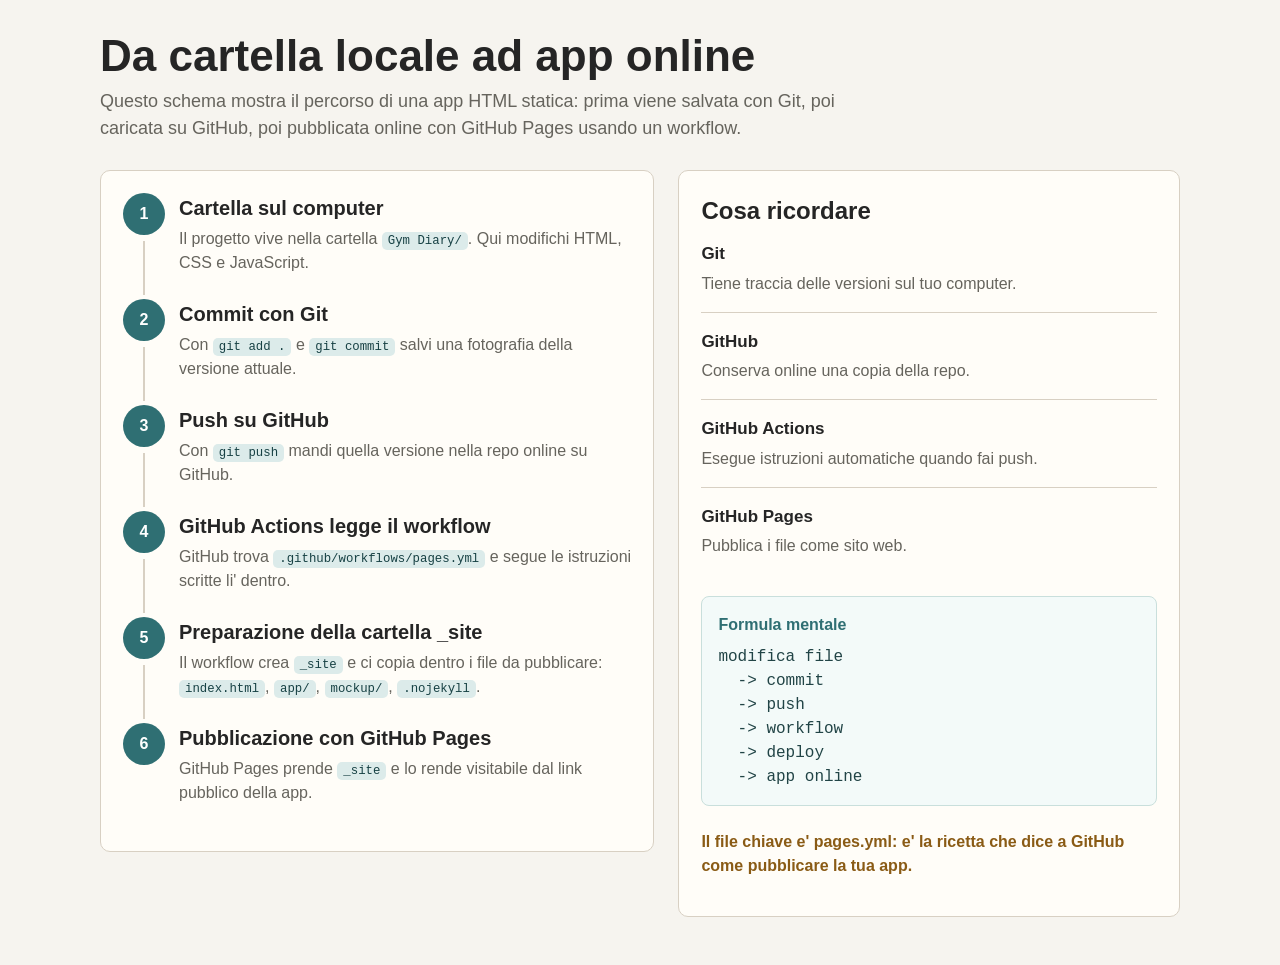
<file: study/workflow-git-github-pages-visuale.html>
<!doctype html>
<html lang="it">
<head>
  <meta charset="utf-8">
  <meta name="viewport" content="width=device-width, initial-scale=1">
  <title>Workflow Git + GitHub Pages</title>
  <style>
    :root {
      --bg: #f6f4ef;
      --paper: #fffdf8;
      --ink: #252525;
      --muted: #66645d;
      --line: #d8d0c3;
      --accent: #2f6f73;
      --accent-soft: #dcebea;
      --warn: #8a5b15;
    }

    * {
      box-sizing: border-box;
    }

    body {
      margin: 0;
      background: var(--bg);
      color: var(--ink);
      font-family: Arial, Helvetica, sans-serif;
      line-height: 1.5;
    }

    main {
      max-width: 1120px;
      margin: 0 auto;
      padding: 32px 20px 48px;
    }

    h1 {
      margin: 0 0 8px;
      font-size: clamp(28px, 4vw, 44px);
      line-height: 1.1;
    }

    .intro {
      max-width: 760px;
      margin: 0 0 28px;
      color: var(--muted);
      font-size: 18px;
    }

    .layout {
      display: grid;
      grid-template-columns: minmax(0, 1.05fr) minmax(300px, 0.95fr);
      gap: 24px;
      align-items: start;
    }

    .flow,
    .notes {
      background: var(--paper);
      border: 1px solid var(--line);
      border-radius: 10px;
      padding: 22px;
    }

    .step {
      display: grid;
      grid-template-columns: 42px minmax(0, 1fr);
      gap: 14px;
      position: relative;
      padding-bottom: 24px;
    }

    .step:not(:last-child)::after {
      content: "";
      position: absolute;
      left: 20px;
      top: 48px;
      bottom: 4px;
      width: 2px;
      background: var(--line);
    }

    .number {
      width: 42px;
      height: 42px;
      border-radius: 50%;
      display: grid;
      place-items: center;
      background: var(--accent);
      color: white;
      font-weight: 700;
      z-index: 1;
    }

    .step h2 {
      margin: 0 0 4px;
      font-size: 20px;
    }

    .step p {
      margin: 0;
      color: var(--muted);
    }

    code {
      background: var(--accent-soft);
      color: #174144;
      padding: 2px 6px;
      border-radius: 5px;
      font-size: 0.95em;
    }

    .notes h2 {
      margin: 0 0 12px;
      font-size: 24px;
    }

    .note {
      border-top: 1px solid var(--line);
      padding: 16px 0;
    }

    .note:first-of-type {
      border-top: 0;
      padding-top: 0;
    }

    .note h3 {
      margin: 0 0 5px;
      font-size: 17px;
    }

    .note p {
      margin: 0;
      color: var(--muted);
    }

    .mini-map {
      margin-top: 22px;
      padding: 16px;
      background: #f3faf9;
      border: 1px solid #c9dfdc;
      border-radius: 8px;
    }

    .mini-map strong {
      display: block;
      margin-bottom: 8px;
      color: var(--accent);
    }

    .mini-map pre {
      margin: 0;
      white-space: pre-wrap;
      font-family: Consolas, Monaco, monospace;
      color: #214446;
    }

    .footer-note {
      margin-top: 24px;
      color: var(--warn);
      font-weight: 600;
    }

    @media (max-width: 820px) {
      .layout {
        grid-template-columns: 1fr;
      }
    }
  </style>
</head>
<body>
  <main>
    <h1>Da cartella locale ad app online</h1>
    <p class="intro">Questo schema mostra il percorso di una app HTML statica: prima viene salvata con Git, poi caricata su GitHub, poi pubblicata online con GitHub Pages usando un workflow.</p>

    <section class="layout" aria-label="Workflow Git e GitHub Pages">
      <div class="flow">
        <article class="step">
          <div class="number">1</div>
          <div>
            <h2>Cartella sul computer</h2>
            <p>Il progetto vive nella cartella <code>Gym Diary/</code>. Qui modifichi HTML, CSS e JavaScript.</p>
          </div>
        </article>

        <article class="step">
          <div class="number">2</div>
          <div>
            <h2>Commit con Git</h2>
            <p>Con <code>git add .</code> e <code>git commit</code> salvi una fotografia della versione attuale.</p>
          </div>
        </article>

        <article class="step">
          <div class="number">3</div>
          <div>
            <h2>Push su GitHub</h2>
            <p>Con <code>git push</code> mandi quella versione nella repo online su GitHub.</p>
          </div>
        </article>

        <article class="step">
          <div class="number">4</div>
          <div>
            <h2>GitHub Actions legge il workflow</h2>
            <p>GitHub trova <code>.github/workflows/pages.yml</code> e segue le istruzioni scritte li' dentro.</p>
          </div>
        </article>

        <article class="step">
          <div class="number">5</div>
          <div>
            <h2>Preparazione della cartella _site</h2>
            <p>Il workflow crea <code>_site</code> e ci copia dentro i file da pubblicare: <code>index.html</code>, <code>app/</code>, <code>mockup/</code>, <code>.nojekyll</code>.</p>
          </div>
        </article>

        <article class="step">
          <div class="number">6</div>
          <div>
            <h2>Pubblicazione con GitHub Pages</h2>
            <p>GitHub Pages prende <code>_site</code> e lo rende visitabile dal link pubblico della app.</p>
          </div>
        </article>
      </div>

      <aside class="notes">
        <h2>Cosa ricordare</h2>

        <div class="note">
          <h3>Git</h3>
          <p>Tiene traccia delle versioni sul tuo computer.</p>
        </div>

        <div class="note">
          <h3>GitHub</h3>
          <p>Conserva online una copia della repo.</p>
        </div>

        <div class="note">
          <h3>GitHub Actions</h3>
          <p>Esegue istruzioni automatiche quando fai push.</p>
        </div>

        <div class="note">
          <h3>GitHub Pages</h3>
          <p>Pubblica i file come sito web.</p>
        </div>

        <div class="mini-map">
          <strong>Formula mentale</strong>
          <pre>modifica file
  -> commit
  -> push
  -> workflow
  -> deploy
  -> app online</pre>
        </div>

        <p class="footer-note">Il file chiave e' pages.yml: e' la ricetta che dice a GitHub come pubblicare la tua app.</p>
      </aside>
    </section>
  </main>
</body>
</html>
</file>
<file: app/styles.css>
@import url("../mockup/styles.css");

:root{color-scheme:only light}

button{font-family:inherit}.primary-button{border:0;cursor:pointer}.primary-button[disabled]{opacity:.45;cursor:not-allowed}.diary-calendar>span,.diary-calendar>button{min-height:76px;padding:12px;border:0;border-right:1px solid #eee7dc;border-bottom:1px solid #eee7dc;background:transparent;text-align:left;color:var(--ink);font:500 14px "DM Sans"}.diary-calendar>*:nth-child(7n){border-right:0}.diary-calendar button{position:relative;cursor:pointer}.diary-calendar button:hover{background:#f1eadf}.diary-calendar button:focus-visible{z-index:1;outline:2px solid var(--terracotta);outline-offset:-2px}.diary-calendar .outside{color:#aca397}.diary-calendar .future{color:#c8c0b5;background:rgba(232,224,211,.18);cursor:not-allowed}.diary-calendar .today{font-weight:700;color:var(--terracotta)}.diary-calendar .has-session::after{content:"";position:absolute;left:12px;bottom:12px;width:8px;height:8px;border-radius:50%;background:var(--terracotta)}.session-list{border-top:1px solid var(--line)}.session-card{position:relative;cursor:pointer;padding-right:48px}.session-card:focus-visible{outline:2px solid var(--terracotta);outline-offset:2px}.session-chevron{position:absolute;right:12px;top:50%;transform:translateY(-50%);color:var(--terracotta);font-size:20px}.session-notes{display:block;margin-top:7px;color:var(--muted);font-size:11px}.empty-list{padding:30px 4px;border-bottom:1px solid var(--line);color:var(--muted)}.day-view{max-width:920px;margin:0 auto}.day-hero{display:flex;justify-content:space-between;align-items:end;gap:28px;margin:28px 0 38px}.day-hero h1{margin:7px 0}.day-state{flex:0 0 auto;padding:8px 12px;border:1px solid var(--line);border-radius:999px;color:var(--muted);font-size:11px}.exercise-form-card{padding:34px;background:var(--card);border:1px solid var(--line);border-radius:18px;box-shadow:var(--shadow)}.session-name-field,.exercise-search-wrap,.exercise-note{display:block;margin-bottom:25px}.session-name-field label,.exercise-search-wrap>label,.exercise-note{font-size:11px;font-weight:600;text-transform:uppercase;letter-spacing:.09em;color:var(--muted)}.session-name-field input,.exercise-search-box input,.exercise-note textarea{display:block;width:100%;margin-top:7px;border:1px solid var(--line);border-radius:9px;background:#fff;padding:13px 14px;color:var(--ink);font:15px "DM Sans"}.session-name-field input{font:600 22px "Newsreader"}.session-name-field small{display:block;margin-top:6px;color:var(--muted);font-size:10px}.exercise-search-wrap{position:relative}.exercise-search-box{position:relative}.exercise-search-box input{padding-right:42px}.exercise-search-box button{position:absolute;right:7px;top:50%;transform:translateY(-50%);width:32px;height:32px;border:0;border-radius:50%;background:transparent;color:var(--muted);font-size:20px}.exercise-suggestions{position:absolute;z-index:20;left:0;right:0;top:calc(100% - 18px);max-height:340px;overflow:auto;border:1px solid var(--line);border-radius:11px;background:var(--card);box-shadow:0 16px 40px rgba(55,42,28,.18)}.suggestion{display:flex;width:100%;align-items:center;gap:12px;padding:10px 13px;border:0;border-bottom:1px solid #eee7dc;background:transparent;color:var(--ink);text-align:left;cursor:pointer}.suggestion:hover,.suggestion:focus{background:#f3ebdf;outline:none}.suggestion img,.selected-exercise img,.logged-thumb{width:44px;height:44px;object-fit:cover;border-radius:8px;background:var(--soft)}.suggestion-placeholder{display:grid;place-items:center;width:44px;height:44px;border-radius:8px;background:var(--soft);color:var(--muted)}.suggestion.add-new{color:var(--terracotta);font-weight:600}.selected-exercise{display:flex;align-items:center;gap:14px;margin:-8px 0 22px;padding:13px;background:#f3ebdf;border-radius:11px}.selected-exercise strong,.selected-exercise span{display:block}.selected-exercise span{font-size:11px;color:var(--muted)}.last-exposure{margin:0 0 24px;padding:18px 20px;border-left:2px solid var(--terracotta);background:#f7f1e7}.last-exposure span,.last-exposure strong,.last-exposure small{display:block}.last-exposure span,.last-exposure small{color:var(--muted);font-size:11px}.last-exposure strong{font:600 22px "Newsreader"}.sets-editor{margin-bottom:24px}.set-row{grid-template-columns:55px 1fr 1fr 45px}.set-row.editable input{width:100%;border:1px solid var(--line);border-radius:8px;padding:13px 8px;background:#fff;text-align:center;font:600 18px "DM Sans"}.set-row.editable button{border:0;background:transparent;color:var(--muted);font-size:20px}.exercise-note textarea{resize:vertical;text-transform:none;letter-spacing:normal}.save-exercise{width:100%}.logged-section{margin-top:55px}.logged-exercises{border-top:1px solid var(--line)}.logged-exercise{display:grid;grid-template-columns:58px 1fr;gap:18px;padding:25px 4px;border-bottom:1px solid var(--line)}.logged-main h3{font:600 23px "Newsreader";margin:0 0 9px}.logged-sets{display:flex;flex-wrap:wrap;gap:7px;margin-bottom:10px}.logged-set{padding:6px 9px;border-radius:7px;background:#eee6da;color:var(--ink);font-size:11px}.logged-note{margin:10px 0;padding-left:12px;border-left:2px solid var(--sage);color:var(--muted);font:italic 15px "Newsreader"}.comparison{margin:8px 0 0;font-size:12px;color:var(--terracotta)}.comparison.insufficient,.comparison.first{color:var(--muted)}.app-error{position:fixed;z-index:100;left:50%;bottom:75px;transform:translateX(-50%);max-width:90%;padding:12px 18px;border-radius:9px;background:#7d3025;color:#fff;font-size:12px;box-shadow:var(--shadow)}.app-error[hidden]{display:none}

@media(max-width:760px){.app-shell{padding-left:18px;padding-right:18px}.diary-calendar>span,.diary-calendar>button{min-height:58px;padding:8px}.diary-calendar .has-session::after{left:8px;bottom:8px}.day-hero{display:block}.day-state{display:inline-block;margin-top:10px}.exercise-form-card{padding:24px 15px}.set-row{grid-template-columns:38px 1fr 1fr 35px;gap:5px}.set-row.editable input{padding:15px 4px}.logged-exercise{grid-template-columns:45px 1fr}.logged-thumb{width:45px;height:45px}.recent-section .section-heading{display:block}.recent-section .quiet-link{display:block;margin-top:7px}.session-card{grid-template-columns:45px 1fr;padding-right:34px}.session-meta{display:none}}
.set-row.editable input.suggested-weight{border-color:var(--sage);background:#f3f6ef}
.calendar-back{display:inline-flex;align-items:center;padding:8px 12px;border:1px solid var(--line);border-radius:8px;background:var(--card);color:var(--ink)}
.calendar-back:hover{border-color:var(--terracotta);color:var(--terracotta)}
.day-date{margin:18px 0 12px}
.topbar .brand-mark{display:grid;place-items:center;width:38px;height:38px;border-radius:11px;background:transparent;color:#fff;font:600 21px/1 "Newsreader",serif;box-shadow:0 4px 12px rgba(169,79,56,.18);overflow:hidden}
.topbar .brand-mark img,.onboarding-brand .brand-mark img{display:block;width:100%;height:100%;object-fit:cover}
.topbar .avatar{display:grid;place-items:center;padding:0;line-height:1;text-align:center}
.topbar .avatar{text-decoration:none}
.profile-view{max-width:1000px;margin:0 auto}.profile-view h1{margin:7px 0 10px}.profile-grid{display:grid;grid-template-columns:minmax(0,.9fr) minmax(0,1.1fr);gap:24px;margin-top:38px}.profile-card{padding:28px;background:var(--card);border:1px solid var(--line);border-radius:18px;box-shadow:var(--shadow)}.profile-card h2{font-size:25px;margin-bottom:22px}.profile-fields{display:grid;grid-template-columns:1fr 1fr;gap:12px}.profile-card form>label,.profile-fields label{display:block;margin-bottom:17px;color:var(--muted);font-size:11px;font-weight:600;text-transform:uppercase;letter-spacing:.08em}.profile-card input,.profile-card select,.profile-card textarea{display:block;width:100%;margin-top:7px;padding:12px;border:1px solid var(--line);border-radius:8px;background:#fff;color:var(--ink);font:15px "DM Sans";text-transform:none;letter-spacing:normal}.profile-card textarea{resize:vertical}.profile-summary span,.profile-summary strong,.profile-summary small{display:block}.profile-summary span{color:var(--muted);font-size:11px}.profile-summary strong{font:600 38px "Newsreader"}.profile-summary small{color:var(--muted)}.weight-chart{height:150px;margin:24px 0}.weight-chart svg{width:100%;height:100%;overflow:visible}.weight-chart polyline{fill:none;stroke:var(--terracotta);stroke-width:2;vector-effect:non-scaling-stroke}.checkin-list{border-top:1px solid var(--line)}.checkin-list article{display:grid;grid-template-columns:auto 1fr;gap:2px 14px;padding:13px 0;border-bottom:1px solid #eee7dc}.checkin-list span,.checkin-list small{color:var(--muted);font-size:11px}.checkin-list small{grid-column:1/-1}.profile-card .primary-button{width:100%;border:0}
@media(max-width:760px){.profile-grid{grid-template-columns:1fr}.profile-fields{grid-template-columns:1fr}.profile-card{padding:23px 17px}}
.onboarding-open{overflow:hidden}.onboarding[hidden]{display:none}.onboarding{position:fixed;z-index:1000;inset:0;overflow:auto;background:radial-gradient(circle at 75% 15%,rgba(169,79,56,.12),transparent 30%),linear-gradient(145deg,#faf7f0,#eee5d7);transition:opacity .45s,transform .45s}.onboarding.is-leaving{opacity:0;transform:scale(1.015)}.onboarding-shell{position:relative;width:min(760px,calc(100% - 36px));min-height:100%;margin:auto;padding:32px 0 60px}.onboarding-brand{display:flex;align-items:center;gap:10px;font:600 20px "Newsreader"}.onboarding-brand .brand-mark{display:grid;place-items:center;width:34px;height:34px;border-radius:10px;background:transparent;color:white;overflow:hidden}.onboarding-progress{display:flex;gap:7px;position:absolute;right:0;top:47px}.onboarding-progress i{width:24px;height:3px;border-radius:3px;background:#d7cdbf;transition:background .35s,transform .35s}.onboarding-progress i.active{background:var(--terracotta);transform:scaleX(1.08)}.onboarding-step{display:none;max-width:650px;margin:10vh auto 0}.onboarding-step.is-active{display:block;animation:onboarding-in .55s cubic-bezier(.22,.8,.25,1) both}@keyframes onboarding-in{from{opacity:0;transform:translateX(calc(var(--direction,1)*34px)) translateY(8px)}to{opacity:1;transform:none}}.onboarding-step h1{font-size:clamp(44px,7vw,70px);margin:10px 0 16px}.onboarding-step>p{max-width:580px;color:var(--muted);font-size:16px}.onboarding-field{display:block;margin:38px 0 25px;color:var(--muted);font-size:11px;font-weight:600;text-transform:uppercase;letter-spacing:.1em}.onboarding-field small,.field-title small{font-weight:400;color:var(--terracotta)}.onboarding-field>input,.unit-input input,.max-entry select{width:100%;margin-top:8px;padding:15px;border:1px solid var(--line);border-radius:10px;background:rgba(255,255,255,.82);color:var(--ink);font:600 20px "DM Sans"}.unit-input{position:relative}.unit-input input{padding-right:45px}.unit-input span{position:absolute;right:15px;top:50%;transform:translateY(-34%);color:var(--muted)}.onboarding-actions{display:flex;justify-content:space-between;align-items:center;margin-top:30px}.max-entry{margin-top:28px;padding:22px;border:1px solid var(--line);border-radius:15px;background:rgba(255,255,255,.42)}.field-title{font-weight:700}.max-entry>p{margin:4px 0 16px;color:var(--muted);font-size:12px}.max-entry-row{display:grid;grid-template-columns:1.4fr 1fr 46px;gap:9px}.max-entry select,.max-entry .unit-input input{height:48px;margin:0;font-size:14px}.max-entry-row>button{height:48px;border:0;border-radius:10px;background:var(--ink);color:#fff;font-size:20px}.onboarding-max-list{display:flex;flex-wrap:wrap;gap:7px;margin-top:14px}.onboarding-max-list>span{padding:7px 8px 7px 11px;border-radius:999px;background:#eee5d7;font-size:11px}.onboarding-max-list button{border:0;background:none;color:var(--muted)}.onboarding-demo{margin:30px 0;padding:24px;border:1px solid var(--line);border-radius:18px;background:rgba(255,253,248,.8);box-shadow:var(--shadow)}.demo-search,.demo-memory{display:flex;align-items:center;gap:12px;padding:14px;border-radius:11px;background:#f3ebdf}.demo-search i{margin-left:auto;color:var(--sage);font-size:11px}.demo-arrow{text-align:center;color:var(--terracotta);padding:8px;animation:demo-pulse 1.8s infinite}.demo-set{display:grid;grid-template-columns:1fr auto 1fr;gap:14px;align-items:center}.demo-set span{padding:12px;border:1px solid var(--line);border-radius:10px;color:var(--muted);font-size:10px}.demo-set strong{display:block;margin-top:4px;color:var(--ink);font-size:20px}.demo-set span:last-child{border-color:var(--sage);background:#f3f6ef}.demo-memory{margin-top:14px}.demo-memory>span{display:grid;place-items:center;width:30px;height:30px;border-radius:50%;background:var(--sage);color:white}.demo-memory strong,.demo-memory small{display:block}.demo-memory small{color:var(--muted)}@keyframes demo-pulse{50%{transform:translateY(3px)}}.max-profile-card{margin-top:24px}.profile-max-list{display:grid;grid-template-columns:repeat(2,1fr);gap:10px;margin-top:15px}.profile-max-list article{display:flex;justify-content:space-between;align-items:center;padding:14px;border:1px solid var(--line);border-radius:10px}.profile-max-list strong,.profile-max-list small{display:block}.profile-max-list small{color:var(--muted)}.profile-max-list b{font:600 23px "Newsreader"}
@media(max-width:620px){.onboarding-shell{padding-top:20px}.onboarding-progress{top:35px}.onboarding-step{margin-top:8vh}.onboarding-step h1{font-size:44px}.max-entry-row{grid-template-columns:1fr 1fr 42px}.demo-set{gap:7px}.profile-max-list{grid-template-columns:1fr}}
.last-exposure{padding:0;border:1px solid var(--line);border-left:1px solid var(--line);border-radius:13px;overflow:hidden;background:#fbf8f2}.reference-title{display:flex;justify-content:space-between;align-items:center;padding:12px 17px;border-bottom:1px solid var(--line);background:#eee6da}.reference-title>span{color:var(--ink);font-weight:700;text-transform:uppercase;letter-spacing:.1em;font-size:10px}.reference-title>small{color:var(--muted);font-size:10px}.reference-content{padding:18px}.reference-history span,.reference-history strong,.reference-history small,.reference-empty strong,.reference-empty small{display:block}.reference-history>span{color:var(--muted);font-size:10px;text-transform:uppercase;letter-spacing:.08em}.reference-history>strong{margin:4px 0 2px;font:600 28px "Newsreader"}.reference-history>small,.reference-empty small{color:var(--muted)}.reference-empty{padding:3px 0}.reference-rm{display:grid;grid-template-columns:1.35fr repeat(3,1fr);gap:10px;margin-top:16px;padding-top:16px;border-top:1px solid var(--line)}.reference-rm>div{padding:10px;border-radius:9px;background:#f1eadf}.reference-rm span,.reference-rm strong,.reference-rm small{display:block}.reference-rm span{color:var(--muted);font-size:9px;text-transform:uppercase;letter-spacing:.06em}.reference-rm strong{margin-top:3px;font:600 19px "Newsreader"}.reference-rm small{color:var(--muted);font-size:9px}@media(max-width:620px){.reference-title{display:block}.reference-title>small{display:block;margin-top:3px}.reference-rm{grid-template-columns:1fr 1fr}.reference-rm>div:first-child{grid-column:1/-1}}

.session-card{grid-template-columns:1fr auto}.session-card .date-tile{grid-column:1/-1;text-align:left;border:0;padding:0;margin-bottom:-12px}.session-card .date-tile span{font-size:10px;letter-spacing:.08em;color:var(--terracotta)}.session-card .session-main{grid-column:1}
.weight-field{position:relative;padding-bottom:17px}.weight-field [data-rep-best]{position:absolute;left:0;right:0;bottom:0;color:#9a6a22;font-size:9px;font-weight:700}.pr-celebration[hidden]{display:none}.pr-celebration{position:fixed;z-index:1200;inset:0;display:grid;place-items:center;padding:20px;background:rgba(41,37,31,.55);backdrop-filter:blur(7px)}.pr-modal{width:min(430px,100%);padding:35px;border-radius:22px;background:var(--card);text-align:center;box-shadow:0 30px 80px rgba(0,0,0,.28);animation:pr-rise .5s cubic-bezier(.2,.85,.25,1.2)}.pr-modal>svg{width:76px;height:76px;fill:none;stroke:#b8842f;stroke-width:3;stroke-linecap:round;stroke-linejoin:round}.pr-modal #pr-results strong,.pr-modal #pr-results small{display:block}.pr-modal #pr-results strong{font:600 24px "Newsreader"}.pr-modal #pr-results small{color:var(--muted)}.pr-modal .primary-button{width:100%;border:0}@keyframes pr-rise{from{opacity:0;transform:translateY(30px) scale(.94)}}
.demo-data-card{display:flex;justify-content:space-between;align-items:center;gap:20px;margin-top:24px;padding:18px 22px;border:1px dashed var(--line);border-radius:13px;background:rgba(255,253,248,.45)}.demo-data-card strong,.demo-data-card span{display:block}.demo-data-card span{margin-top:3px;color:var(--muted);font-size:11px}.demo-data-card.is-loaded{border-style:solid;background:#f3f6ef}.demo-data-card button[disabled]{opacity:.65}@media(max-width:620px){.demo-data-card{display:block}.demo-data-card button{width:100%;margin-top:14px}}
.last-exposure{margin-bottom:16px}.reference-title{padding:7px 12px}.reference-content{display:grid;grid-template-columns:minmax(155px,1.35fr) 3fr;gap:8px;padding:9px}.reference-history{padding:7px 9px}.reference-history>span{font-size:8px}.reference-history>strong{margin:1px 0;font:600 20px "Newsreader"}.reference-history>small{font-size:8px;text-transform:uppercase;letter-spacing:.07em}.reference-rm{display:grid;grid-template-columns:repeat(3,1fr);gap:6px;margin:0;padding:0;border:0}.reference-rm>div.rm-chip{display:flex;flex-direction:column;justify-content:center;min-width:0;padding:7px 8px;border-radius:8px;background:#f1eadf}.rm-chip span{font-size:8px}.rm-chip strong{margin:1px 0 0;font:600 17px "Newsreader";white-space:nowrap}@media(max-width:620px){.reference-content{grid-template-columns:1fr;padding:8px}.reference-history{display:grid;grid-template-columns:1fr auto;align-items:center}.reference-history>strong{grid-row:1/3;grid-column:2}.reference-history>small{grid-column:1}.reference-rm{grid-template-columns:repeat(3,1fr)}.reference-rm>div.rm-chip{grid-column:auto}.rm-chip strong{font-size:15px}}
.last-exposure{margin-bottom:13px}.reference-title{padding:4px 10px}.reference-content{display:grid;grid-template-columns:minmax(150px,1.35fr) 3fr;gap:7px;padding:6px}.reference-history{padding:4px 7px}.reference-history>span{font-size:8px}.reference-history>strong{margin:0;font:600 19px "Newsreader"}.reference-history>small{font-size:8px;text-transform:uppercase;letter-spacing:.07em}.reference-rm{display:grid;grid-template-columns:repeat(3,1fr);gap:4px;margin:0;padding:0;border:0}.rm-section-label{grid-column:1/-1;display:flex;align-items:center;gap:7px;color:var(--muted);font-size:7px;text-transform:uppercase;letter-spacing:.11em}.rm-section-label::after{content:"";height:1px;flex:1;background:var(--line)}.reference-rm>div.rm-chip{display:flex;flex-direction:column;justify-content:center;min-width:0;padding:4px 7px;border-radius:7px;background:#f1eadf}.rm-chip span{font-size:8px}.rm-chip strong{margin:0;font:600 16px "Newsreader";white-space:nowrap}@media(max-width:620px){.reference-content{grid-template-columns:1fr;padding:6px}.reference-history{display:grid;grid-template-columns:1fr auto;align-items:center}.reference-history>strong{grid-row:1/3;grid-column:2}.reference-history>small{grid-column:1}.reference-rm{grid-template-columns:repeat(3,1fr)}.reference-rm>div.rm-chip{grid-column:auto}.rm-chip strong{font-size:14px}}
@media(max-width:760px){.app-shell{padding-bottom:calc(130px + env(safe-area-inset-bottom))}.demo-nav{bottom:max(10px,env(safe-area-inset-bottom))}.session-name-field input,.exercise-search-box input,.exercise-note textarea,.profile-card input,.profile-card select,.profile-card textarea,.onboarding-field input,.max-entry select{font-size:16px}}
.day-view{margin-top:-30px}.day-context{display:flex;align-items:center;gap:14px;margin-bottom:12px}.day-context-copy{min-width:0}.day-context-copy strong,.day-context-copy span{display:block}.day-context-copy strong{font:600 20px/1.1 "Newsreader"}.day-context-copy span{color:var(--muted);font-size:10px;text-transform:uppercase;letter-spacing:.07em}.day-context-copy.has-title span{margin-top:2px}.day-view:not(.title-step) .session-name-field,.day-view:not(.title-step) .continue-session{display:none}.title-step .exercise-form-card{max-width:590px;margin:48px auto 0;padding:38px}.title-step .exercise-form-card>:not(.session-name-field):not(.continue-session){display:none}.title-step .logged-section{display:none}.title-step .session-name-field{margin:0 0 24px}.title-step .session-name-field h1{margin:7px 0 25px;font-size:42px}.title-step .session-name-field .eyebrow{display:block}.continue-session{width:100%;border:0}.selected-exercise[hidden],.last-exposure[hidden]{display:none!important}@media(max-width:760px){.day-view{margin-top:-18px}.day-context{gap:9px;margin-bottom:10px}.calendar-back{padding:7px 9px}.day-context-copy strong{font-size:18px}.day-context-copy span{font-size:8px}.title-step .exercise-form-card{margin-top:30px;padding:28px 18px}.title-step .session-name-field h1{font-size:36px}}
.calendar-tooltip{position:fixed;z-index:50;width:230px;padding:12px 14px;border:1px solid rgba(162,139,108,.35);border-radius:10px;background:rgba(255,253,248,.98);box-shadow:0 12px 30px rgba(55,42,28,.16);pointer-events:none;opacity:0;transform:translateY(5px);transition:opacity .16s ease,transform .16s ease}.calendar-tooltip.is-visible{opacity:1;transform:none}.calendar-tooltip strong,.calendar-tooltip span{display:block}.calendar-tooltip strong{font:600 18px "Newsreader"}.calendar-tooltip span{margin-top:3px;color:var(--muted);font-size:11px}.calendar-tooltip em{display:block;margin-top:7px;color:var(--terracotta);font-size:10px;font-style:normal}@media(hover:none){.calendar-tooltip{display:none}}
.diary-calendar .has-session::after{left:4px;top:4px;bottom:auto;width:6px;height:6px}.calendar-day-number{position:relative;z-index:1}.calendar-feeling{position:absolute;right:7px;bottom:6px;color:var(--terracotta);font-size:9px;font-weight:700;letter-spacing:.02em}@media(max-width:760px){.diary-calendar .has-session::after{left:3px;top:3px;bottom:auto}.calendar-feeling{right:5px;bottom:4px;font-size:8px}}
.topbar .topbar-save{border-color:var(--terracotta);background:var(--terracotta);color:#fff;box-shadow:0 5px 16px rgba(169,79,56,.28)}.topbar .topbar-save:hover{background:var(--terracotta-dark);color:#fff;box-shadow:0 7px 20px rgba(169,79,56,.35)}.weight-profile-card{margin-top:38px}.weight-card-head{display:flex;justify-content:space-between;align-items:flex-start;gap:20px;margin-bottom:22px}.weight-card-head h2{margin:6px 0 0}.add-measurement{flex:0 0 auto;padding:10px 14px;gap:10px;font-size:12px}.weight-modal form>label{display:block;margin:17px 0;color:var(--muted);font-size:10px;font-weight:700;text-transform:uppercase;letter-spacing:.08em}.weight-modal form>label small{font-weight:400}.weight-modal input,.weight-modal select,.weight-modal textarea{display:block;width:100%;margin-top:7px;padding:12px;border:1px solid var(--line);border-radius:9px;background:#fff;color:var(--ink);font:16px "DM Sans";text-transform:none;letter-spacing:normal}.weight-modal textarea{resize:vertical}.weight-modal form>.primary-button{width:100%;border:0}.weight-modal form>.text-button{display:block;margin:12px auto 0}@media(max-width:620px){.weight-profile-card{margin-top:28px}.weight-card-head{display:block}.add-measurement{width:100%;margin-top:15px}.weight-modal .profile-fields{grid-template-columns:1fr}}
.topbar .topbar-save{min-width:92px;padding-left:22px;padding-right:22px;letter-spacing:.08em}
.topbar{display:flex;grid-template-columns:none;justify-content:flex-start}.topbar .brand,.topbar .avatar{flex:0 0 auto}.topbar-save{position:static;flex:0 0 auto;margin-left:auto;margin-right:auto;transform:translateY(-6px)}.topbar-save.is-visible{transform:none}
.weight-profile-card .weight-chart{position:relative;height:190px;margin:18px 0 0;border-top:1px solid var(--line);border-bottom:1px solid var(--line);overflow:visible}.weight-profile-card .weight-chart svg{position:absolute;inset:0;width:100%;height:100%;overflow:visible}.weight-profile-card .weight-chart polyline{fill:none;stroke:var(--terracotta);stroke-width:2;vector-effect:non-scaling-stroke}.weight-point{position:absolute;z-index:2;width:34px;height:34px;padding:0;border:0;border-radius:50%;background:transparent;transform:translate(-50%,-50%)}.weight-point>span{display:block;width:10px;height:10px;margin:auto;border:2px solid var(--card);border-radius:50%;background:var(--terracotta);box-shadow:0 0 0 1px var(--terracotta),0 2px 6px rgba(80,45,30,.2);transition:.18s}.weight-point:hover>span,.weight-point:focus-visible>span,.weight-point.is-selected>span{width:14px;height:14px;background:var(--ink);box-shadow:0 0 0 3px rgba(169,79,56,.18)}.weight-point:focus-visible{outline:none}.weight-point-popover{position:absolute;z-index:4;width:min(220px,75%);padding:10px 12px;border:1px solid var(--line);border-radius:10px;background:rgba(255,253,248,.98);box-shadow:0 10px 28px rgba(55,42,28,.16);transform:translate(-50%,0);pointer-events:none}.weight-point-popover.is-above{transform:translate(-50%,-100%)}.weight-point-popover[hidden]{display:none}.weight-point-popover strong,.weight-point-popover span,.weight-point-popover small{display:block}.weight-point-popover strong{font:600 21px "Newsreader"}.weight-point-popover span{color:var(--muted);font-size:9px;text-transform:uppercase;letter-spacing:.06em}.weight-point-popover small{margin-top:5px;color:var(--ink);font-size:10px}@media(max-width:620px){.weight-profile-card .weight-chart{height:165px}.weight-point-popover{width:72%}}
.topbar{position:fixed;z-index:100;top:0;left:0;right:0;max-width:none;display:flex;justify-content:flex-start;background:rgba(248,244,236,.94);backdrop-filter:blur(16px)}.app-shell{padding-top:146px}.topbar .topbar-save{position:static;left:auto;flex:0 0 auto;margin-left:auto;margin-right:auto;transform:translateY(-6px);padding:8px 22px;border:1px solid var(--terracotta);border-radius:999px;background:var(--terracotta);color:#fff;font-size:12px;font-weight:700;letter-spacing:.08em;opacity:0;pointer-events:none;transition:opacity .25s ease,transform .25s ease,background .2s;box-shadow:0 5px 16px rgba(169,79,56,.28)}.topbar .topbar-save.is-visible{opacity:1;pointer-events:auto;transform:none}.topbar .topbar-save:hover{background:var(--terracotta-dark);color:#fff}.session-complete-overlay[hidden]{display:none}.session-complete-overlay{position:fixed;z-index:1100;inset:0;display:grid;place-items:center;padding:20px;background:rgba(41,37,31,.52);backdrop-filter:blur(8px);animation:modalFade .2s ease}.session-complete-modal{width:min(540px,100%);padding:34px;border-radius:22px;background:var(--card);box-shadow:0 30px 80px rgba(0,0,0,.28);animation:modalRise .3s ease}.session-complete-modal h2{margin:7px 0 5px}.session-complete-modal>p{color:var(--muted);font-size:13px}.feeling-scale{display:grid;grid-template-columns:repeat(5,1fr);gap:7px;margin:25px 0}.feeling-scale button{min-width:0;padding:12px 4px;border:1px solid var(--line);border-radius:10px;background:#fff;color:var(--muted);transition:.18s}.feeling-scale button strong,.feeling-scale button span{display:block}.feeling-scale button strong{font:600 24px "Newsreader";color:var(--ink)}.feeling-scale button span{margin-top:3px;font-size:8px}.feeling-scale button:hover,.feeling-scale button.is-selected{border-color:var(--terracotta);background:#f3ebdf;color:var(--terracotta);transform:translateY(-2px)}.session-complete-note{display:block;margin:0 0 18px;color:var(--muted);font-size:10px;font-weight:700;text-transform:uppercase;letter-spacing:.08em}.session-complete-note small{font-weight:400}.session-complete-note textarea{display:block;width:100%;margin-top:7px;padding:12px;border:1px solid var(--line);border-radius:9px;background:#fff;color:var(--ink);font:16px "DM Sans";resize:vertical;text-transform:none;letter-spacing:normal}.session-complete-modal>.primary-button{width:100%;border:0}.session-complete-modal>.text-button{display:block;margin:12px auto 0}.energy-profile-card{margin-top:24px}.energy-profile-card h2{margin:6px 0 18px}.energy-trend{display:grid;grid-template-columns:repeat(2,1fr);gap:8px}.energy-trend article{display:flex;align-items:center;gap:12px;padding:11px;border:1px solid var(--line);border-radius:10px}.energy-score{display:flex;align-items:baseline;justify-content:center;min-width:47px;padding:7px;border-radius:8px;background:#f1eadf}.energy-score strong{font:600 23px "Newsreader"}.energy-score span{color:var(--muted);font-size:9px}.energy-trend article>div:last-child strong,.energy-trend article>div:last-child small{display:block}.energy-trend article>div:last-child small{color:var(--muted);font-size:9px}@media(max-width:760px){.app-shell{padding-top:103px}.topbar .topbar-save{padding:7px 14px}.session-complete-overlay{align-items:end;padding:0}.session-complete-modal{padding:27px 17px calc(24px + env(safe-area-inset-bottom));border-radius:22px 22px 0 0}.feeling-scale{gap:4px}.feeling-scale button{padding:10px 2px}.energy-trend{grid-template-columns:1fr}}

.energy-explainer{max-width:620px;margin:-8px 0 20px;color:var(--muted);font-size:12px;line-height:1.55}.energy-trend{display:block}.energy-chart-summary{display:flex;align-items:baseline;gap:8px;margin-bottom:10px}.energy-chart-summary span{color:var(--muted);font-size:10px;text-transform:uppercase;letter-spacing:.07em}.energy-chart-summary strong{margin-left:auto;font:600 25px "Newsreader"}.energy-chart-summary small{color:var(--terracotta);font-size:10px}.energy-chart{position:relative;height:205px;margin-left:58px;border-top:1px solid var(--line);border-bottom:1px solid var(--line)}.energy-chart svg{position:absolute;inset:0;width:100%;height:100%;overflow:visible}.energy-chart polyline{fill:none;stroke:var(--terracotta);stroke-width:2;vector-effect:non-scaling-stroke}.energy-axis{position:absolute;right:calc(100% + 10px);top:0;bottom:0;width:52px;display:flex;flex-direction:column;justify-content:space-between;text-align:right;color:var(--muted);font-size:8px}.energy-point{position:absolute;z-index:2;width:36px;height:36px;padding:0;border:0;border-radius:50%;background:transparent;transform:translate(-50%,-50%)}.energy-point>span{display:block;width:11px;height:11px;margin:auto;border:2px solid var(--card);border-radius:50%;background:var(--terracotta);box-shadow:0 0 0 1px var(--terracotta);transition:.18s}.energy-point.energy-1>span,.energy-point.energy-2>span{background:#c77b5e}.energy-point.energy-4>span,.energy-point.energy-5>span{background:var(--sage);box-shadow:0 0 0 1px var(--sage)}.energy-point:hover>span,.energy-point:focus-visible>span,.energy-point.is-selected>span{width:15px;height:15px;background:var(--ink);box-shadow:0 0 0 3px rgba(169,79,56,.18)}.energy-point:focus-visible{outline:none}.energy-point-popover{position:absolute;z-index:4;width:min(250px,80%);padding:10px 12px;border:1px solid var(--line);border-radius:10px;background:rgba(255,253,248,.98);box-shadow:0 10px 28px rgba(55,42,28,.16);transform:translate(-50%,0);pointer-events:none}.energy-point-popover.is-above{transform:translate(-50%,-100%)}.energy-point-popover[hidden]{display:none}.energy-point-popover strong,.energy-point-popover span,.energy-point-popover small{display:block}.energy-point-popover strong{font:600 18px "Newsreader"}.energy-point-popover span{margin-top:2px;color:var(--muted);font-size:8px;text-transform:uppercase;letter-spacing:.05em}.energy-point-popover small{margin-top:5px;font-size:10px}.energy-caption{margin:11px 0 0;color:var(--muted);font-size:10px}@media(max-width:620px){.energy-profile-card{padding-left:15px;padding-right:15px}.energy-chart{height:175px;margin-left:52px}.energy-chart-summary{flex-wrap:wrap}.energy-chart-summary strong{margin-left:auto}.energy-point-popover{width:82%}}

.chart-periods{display:flex;width:max-content;margin:0 0 18px auto;padding:3px;border:1px solid var(--line);border-radius:999px;background:#f1eadf}.chart-periods button{min-width:42px;padding:6px 10px;border:0;border-radius:999px;background:transparent;color:var(--muted);font:700 9px "DM Sans";letter-spacing:.04em;transition:.18s}.chart-periods button:hover{color:var(--ink)}.chart-periods button.is-active{background:var(--card);color:var(--terracotta);box-shadow:0 2px 7px rgba(55,42,28,.12)}.chart-empty{display:grid;place-items:center;min-height:120px;margin:0;color:var(--muted);font-size:12px;text-align:center}.weight-profile-card .chart-periods{margin-top:-6px}.energy-profile-card .chart-periods{margin-top:-8px}@media(max-width:620px){.chart-periods{width:100%;margin-left:0}.chart-periods button{flex:1;min-width:0}.weight-profile-card .chart-periods{margin-top:0}.energy-profile-card .chart-periods{margin-top:-5px}}

.profile-view>h1{margin-bottom:2px}.profile-view>.lead{max-width:540px;margin-top:0;font-size:13px;line-height:1.45}.profile-view>.weight-profile-card{margin-top:24px}.energy-chart-summary{display:grid;width:max-content;margin:0 0 10px auto;grid-template-columns:auto auto;grid-template-rows:auto auto;align-items:center;column-gap:10px;row-gap:1px}.energy-chart-summary span{grid-column:1;grid-row:1;text-align:right}.energy-chart-summary small{grid-column:1;grid-row:2;text-align:right}.energy-chart-summary strong{grid-column:2;grid-row:1/3;margin-left:0;line-height:1}.energy-explainer{margin-bottom:14px}@media(max-width:620px){.profile-view>h1{margin-top:4px}.profile-view>.lead{font-size:12px}.profile-view>.weight-profile-card{margin-top:20px}.energy-chart-summary{display:grid;width:max-content;margin-left:auto}.energy-chart-summary strong{margin-left:0}}

.profile-view{margin-top:-38px}@media(max-width:760px){.profile-view{margin-top:-23px}}

.app-version{margin:18px 0 0;color:var(--muted);font-size:10px;text-align:center}

#home{margin-top:-38px}#home>.calendar-card{margin-top:0}@media(max-width:760px){#home{margin-top:-23px}#home>.calendar-card{margin-top:0}}

.weight-point-popover{left:50%!important;width:min(220px,calc(100% - 16px));max-width:calc(100% - 16px)}.energy-point-popover{left:50%!important;width:min(250px,calc(100% - 16px));max-width:calc(100% - 16px)}@media(max-width:620px){.weight-point-popover,.energy-point-popover{left:50%!important;width:calc(100% - 12px);max-width:calc(100% - 12px)}}

.calendar-start{display:flex;width:max-content;margin:-42px 0 48px auto}.recent-section{margin-top:0}@media(max-width:760px){.calendar-start{width:100%;margin:-27px 0 42px}.mobile-start{display:none}}
.session-list-more{display:flex;align-items:center;justify-content:space-between;gap:18px;padding:18px 10px;border-bottom:1px solid var(--line);color:var(--muted);font-size:12px}.session-list-more .text-button{flex:0 0 auto;padding:7px 0;cursor:pointer}@media(max-width:480px){.session-list-more{padding-left:4px;padding-right:4px}}

/* Onboarding tour: componenti demo isolati dall'app reale */
.onboarding-tour-step{max-width:700px;margin-top:5vh}.onboarding-tour-step h1{font-size:clamp(40px,6vw,62px)}.tour-card{position:relative;margin:22px 0;padding:20px;border:1px solid rgba(162,139,108,.38);border-radius:18px;background:rgba(255,253,248,.9);box-shadow:0 18px 46px rgba(67,49,32,.1);overflow:hidden}.tour-card-head{display:flex;justify-content:space-between;align-items:center;margin-bottom:15px}.tour-card-head strong{font:600 24px "Newsreader"}.tour-card-head span,.tour-card small{color:var(--muted);font-size:10px}.tour-week,.tour-days{display:grid;grid-template-columns:repeat(7,1fr);gap:4px}.tour-week span{text-align:center;color:var(--muted);font-size:8px}.tour-days i{position:relative;display:grid;place-items:center;min-height:40px;border-radius:8px;font-style:normal;font-size:11px}.tour-days .trained{background:#f2e8dc;color:var(--terracotta);font-weight:700}.tour-days .trained::before{content:"";position:absolute;left:7px;top:7px;width:6px;height:6px;border-radius:50%;background:var(--terracotta)}.tour-days .trained small{position:absolute;right:5px;bottom:4px;font-size:7px;color:var(--sage)}.tour-calendar-tip{position:absolute;z-index:2;left:50%;bottom:calc(100% + 9px);width:175px;padding:10px;border-radius:10px;background:var(--ink);color:#fff;box-shadow:0 10px 25px rgba(0,0,0,.2);font-style:normal;transform:translateX(-50%);animation:tour-tip 3s ease-in-out infinite}.tour-calendar-tip strong,.tour-calendar-tip span,.tour-calendar-tip em{display:block;text-align:left}.tour-calendar-tip span{margin-top:3px;color:#ddd2c4;font-size:8px;font-weight:400}.tour-calendar-tip em{margin-top:5px;color:#e8b09e;font-size:8px;font-style:normal}@keyframes tour-tip{0%,15%{opacity:0;transform:translate(-50%,5px)}30%,80%{opacity:1;transform:translate(-50%,0)}100%{opacity:0}}
.tour-workout>label{display:block;color:var(--muted);font-size:9px;text-transform:uppercase;letter-spacing:.08em}.tour-workout>label strong{display:block;margin-top:4px;color:var(--ink);font:600 22px "Newsreader";text-transform:none;letter-spacing:0}.tour-exercise{display:flex;align-items:center;gap:10px;margin:15px 0 10px;padding:11px;border-radius:10px;background:#f2e8dc}.tour-exercise small{margin-left:auto;color:var(--sage)}.tour-reference{display:grid;grid-template-columns:1.2fr 2.4fr;gap:8px;padding:8px;border:1px solid var(--line);border-radius:11px}.tour-reference>div:first-child{padding:6px 8px}.tour-reference small,.tour-reference em,.tour-reference span{display:block;color:var(--muted);font-size:8px;font-style:normal;text-transform:uppercase}.tour-reference>div:first-child>strong{display:block;font:600 18px "Newsreader"}.tour-reference>div:last-child{display:grid;grid-template-columns:repeat(3,1fr);gap:5px}.tour-reference>div:last-child>span{grid-column:1/-1}.tour-reference b{padding:7px;border-radius:7px;background:#f1eadf;color:var(--muted);font-size:8px}.tour-reference b strong{display:block;margin-top:2px;color:var(--ink);font:600 13px "Newsreader"}.tour-reps{display:grid;grid-template-columns:1fr 1fr;gap:7px;margin-top:10px}.tour-reps>span{padding:9px;border:1px solid var(--line);border-radius:9px;color:var(--muted);font-size:8px}.tour-reps>span strong{display:block;color:var(--ink);font-size:16px}.tour-reps mark{grid-column:1/-1;padding:7px 10px;border-radius:8px;background:#edf1e8;color:var(--sage);font-size:9px;animation:tour-record 2.4s ease-in-out infinite}@keyframes tour-record{50%{transform:scale(1.015);box-shadow:0 6px 18px rgba(82,105,74,.13)}}

/* Metodi di allenamento (tecniche): pulsante + modal, form dedicati, tonnellaggio */
.technique-field{display:flex;align-items:center;gap:12px;flex-wrap:wrap;margin-bottom:20px}
.technique-field-label{font-size:11px;font-weight:600;text-transform:uppercase;letter-spacing:.09em;color:var(--muted)}
.technique-trigger{display:inline-flex;align-items:center;gap:9px;padding:8px 14px;border:1px solid var(--line);border-radius:999px;background:#fff;color:var(--ink);font:600 13px "DM Sans";cursor:pointer}
.technique-trigger:hover{border-color:var(--terracotta)}
.technique-trigger-caret{color:var(--muted);font-size:11px}
.technique-modal-card{text-align:left}
.technique-option-list{display:flex;flex-direction:column;gap:10px;margin:22px 0}
.technique-option{display:block;width:100%;padding:14px 16px;border:1px solid var(--line);border-radius:12px;background:#fff;text-align:left;cursor:pointer}
.technique-option:hover{border-color:var(--terracotta);background:#faf6f0}
.technique-option.is-active{border-color:var(--terracotta);background:#f7ede4}
.technique-option strong{display:block;font:600 17px "Newsreader";color:var(--ink)}
.technique-option span{display:block;margin-top:3px;color:var(--muted);font-size:12px}
.sets-editor .set-row{display:grid;grid-template-columns:55px 1fr 1fr 45px;gap:10px;align-items:center;padding:8px 4px;border-bottom:1px solid #eee7dc;text-align:center}
.sets-editor .set-row.set-header{padding:0 4px 8px;border-bottom:1px solid var(--line);color:var(--muted);font-size:10px;font-weight:600;text-transform:uppercase;letter-spacing:.08em}
.sets-editor .set-row.set-row-rp,.sets-editor .set-row.set-header-rp{grid-template-columns:55px 1fr 45px}
.technique-lead{margin:0 0 18px;padding:12px 15px;border-left:2px solid var(--sage);background:#f3f6ef;border-radius:0 9px 9px 0}
.technique-lead span{display:block;font-size:11px;font-weight:700;text-transform:uppercase;letter-spacing:.07em;color:var(--ink)}
.technique-lead p{margin:4px 0 0;color:var(--muted);font-size:12px}
.rp-weight-field{display:block;margin-bottom:18px;font-size:11px;font-weight:600;text-transform:uppercase;letter-spacing:.09em;color:var(--muted)}
.rp-weight-field .unit-input{max-width:200px}
.tonnage-preview{margin-top:18px;padding:14px 16px;border:1px solid var(--line);border-radius:11px;background:#f7f1e7;display:flex;flex-direction:column;gap:3px}
.tonnage-preview span{font-size:10px;text-transform:uppercase;letter-spacing:.08em;color:var(--muted)}
.tonnage-preview strong{font:600 26px "Newsreader";color:var(--ink)}
.tonnage-preview small{color:#9a6a22;font-size:11px;font-weight:700}
.technique-badge{display:inline-block;margin-left:9px;padding:3px 9px;border-radius:999px;font-size:10px;font-weight:700;text-transform:uppercase;letter-spacing:.05em;vertical-align:middle}
.technique-badge.technique-rest-pause{background:#e6edf6;color:#3a5a86}
.technique-badge.technique-stripping{background:#f6e7ea;color:#8a3a52}
.logged-set.logged-set-technique{background:#e6ded0;font-weight:600}
.logged-set.logged-tonnage{background:#eef2e7;color:#5c6a4a}
.logged-exercise{position:relative;padding-right:40px}
.logged-delete{position:absolute;top:20px;right:0;display:grid;place-items:center;width:30px;height:30px;border:0;border-radius:50%;background:transparent;color:var(--muted);font-size:22px;line-height:1;cursor:pointer;transition:background .16s,color .16s}
.logged-delete:hover,.logged-delete:focus-visible{background:var(--soft);color:var(--terracotta);outline:none}
.confirm-modal p{margin:8px 0 24px;color:var(--muted);font-size:14px;line-height:1.5}
.confirm-modal .danger-button{background:#a5342a;box-shadow:0 8px 20px rgba(165,52,42,.24)}
.confirm-modal .danger-button:hover{background:#8f2a21}

/* Allenamenti salvati: cancello iniziale, scelta modello, sessione guidata */
#toast{z-index:1200}
.day-start-modal-card{display:flex;flex-direction:column;gap:12px}
.day-start-modal-card .secondary-button{width:100%}
#use-template-button.is-unavailable{opacity:.5}
.template-picker-list{display:flex;flex-direction:column;gap:8px;margin:18px 0 20px;max-height:340px;overflow:auto}
.template-picker-item{display:flex;flex-direction:column;gap:3px;width:100%;padding:13px 15px;border:1px solid var(--line);border-radius:11px;background:transparent;text-align:left;cursor:pointer;transition:border-color .16s,background .16s}
.template-picker-item:hover,.template-picker-item:focus-visible{border-color:var(--terracotta);background:var(--soft);outline:none}
.template-picker-item strong{font:600 16px "Newsreader"}
.template-picker-item span{color:var(--muted);font-size:11px}

.logged-heading-actions{display:flex;align-items:center;gap:14px}

.guided-chrome{display:flex;align-items:center;justify-content:space-between;gap:14px;margin:0 0 24px;padding:13px 16px;border:1px solid var(--line);border-radius:12px;background:var(--soft)}
.guided-chrome[hidden]{display:none!important}
.guided-progress strong,.guided-progress span{display:block}
.guided-progress strong{font:600 15px "Newsreader"}
.guided-progress span{color:var(--muted);font-size:10px;text-transform:uppercase;letter-spacing:.06em;margin-top:2px}
.guided-nav{display:flex;align-items:center;gap:10px}
.guided-nav-btn{width:32px;height:32px;border:1px solid var(--line);border-radius:50%;background:var(--card);color:var(--ink);font-size:16px;line-height:1;cursor:pointer}
.guided-nav-btn:hover:not(:disabled){border-color:var(--terracotta);color:var(--terracotta)}
.guided-nav-btn:disabled{opacity:.35;cursor:not-allowed}
.guided-dots{display:flex;gap:5px}
.guided-dots i{display:block;width:7px;height:7px;border-radius:50%;background:var(--line);font-style:normal}
.guided-dots i.is-done{background:var(--sage)}
.guided-dots i.is-current{background:var(--terracotta)}

.guided-recap{margin:0 0 24px;padding:18px 20px;border-left:2px solid var(--sage);background:#f1f4ed}
.guided-recap[hidden]{display:none!important}
.guided-recap-head{display:flex;align-items:center;gap:9px;margin-bottom:10px}
.guided-recap-head strong{font:600 20px "Newsreader"}
.guided-recap-hint{margin:10px 0 0;color:var(--muted);font-size:11px}

.guided-end{display:flex;flex-direction:column;gap:10px;margin:0 0 24px;padding:22px;border:1px solid var(--line);border-radius:14px;background:var(--card);text-align:center}
.guided-end[hidden]{display:none!important}
.guided-end-summary{margin:0 0 4px;color:var(--muted);font-size:13px}

#exercise-editable-fields[hidden]{display:none!important}

.templates-profile-card{margin-top:24px}
.profile-templates-list{display:flex;flex-direction:column;gap:10px;margin-top:18px}
.template-row{display:flex;align-items:center;justify-content:space-between;gap:14px;position:relative;padding:14px 46px 14px 16px;border:1px solid var(--line);border-radius:12px;background:var(--card)}
.template-row strong{display:block;font:600 15px "Newsreader"}
.template-row span{display:block;margin-top:3px;color:var(--muted);font-size:11px}
.template-row .logged-delete{top:50%;right:10px;transform:translateY(-50%)}
.template-open{display:block;width:100%;padding:0;border:0;background:transparent;text-align:left;cursor:pointer;font:inherit}
.template-open:focus-visible{outline:none}
.template-open:hover strong,.template-open:focus-visible strong{color:var(--terracotta)}
.template-list-toggle{display:block;margin:14px auto 0}
.template-view-list{display:flex;flex-direction:column;gap:8px;margin:18px 0 20px;max-height:360px;overflow:auto;text-align:left}
.template-view-item{padding:12px 14px;border:1px solid var(--line);border-radius:11px;background:var(--card)}
.template-view-item-head{display:flex;align-items:center;flex-wrap:wrap;gap:4px}
.template-view-item-head strong{font:600 15px "Newsreader"}
.template-view-reps{display:block;margin-top:5px;color:var(--muted);font-size:12px}

/* Round ripetuti (rest-pause/stripping): pulsante ripeti + raggruppamento schede */
.save-repeat-round{width:100%;margin-top:10px}
.save-repeat-round[hidden]{display:none}
.logged-exercise.logged-group{padding-right:4px}
.logged-round-count{margin-left:9px;color:var(--muted);font-size:11px;font-weight:600;vertical-align:middle}
.logged-group-rounds{display:flex;flex-direction:column;gap:10px;margin:2px 0 10px}
.logged-round{position:relative;padding:12px 34px 12px 13px;border:1px solid var(--line);border-radius:10px;background:#fbf8f2}
.logged-round-head{display:flex;align-items:center;justify-content:space-between;gap:10px;margin-bottom:8px}
.logged-round-label{font-size:10px;font-weight:700;text-transform:uppercase;letter-spacing:.07em;color:var(--muted)}
.logged-round .logged-delete{top:6px;right:2px;width:26px;height:26px;font-size:18px}

.result-rep-filters button.is-technique{border-style:dashed}
@media(max-width:760px){.sets-editor .set-row{grid-template-columns:38px 1fr 1fr 35px;gap:5px}.sets-editor .set-row.set-row-rp,.sets-editor .set-row.set-header-rp{grid-template-columns:38px 1fr 35px}}
.tour-finish{display:grid;grid-template-columns:1fr 1fr;gap:12px}.tour-pr,.tour-feeling{padding:16px;border-radius:13px}.tour-pr{display:flex;align-items:center;gap:12px;background:linear-gradient(135deg,#b7533c,#94412f);color:white}.tour-pr>span{font-size:31px;animation:tour-cup 1.8s ease-in-out infinite}@keyframes tour-cup{50%{transform:rotate(-7deg) scale(1.1)}}.tour-pr small,.tour-pr strong,.tour-pr b{display:block;color:white}.tour-pr b{margin-top:5px;font:600 23px "Newsreader"}.tour-feeling{background:#f2e8dc}.tour-feeling>small,.tour-feeling>strong,.tour-feeling>span{display:block}.tour-feeling>div{display:flex;gap:5px;margin:11px 0}.tour-feeling i{display:grid;place-items:center;width:30px;height:30px;border:1px solid var(--line);border-radius:50%;background:white;font-style:normal;font-size:10px}.tour-feeling i.selected{border-color:var(--terracotta);background:var(--terracotta);color:white;transform:scale(1.12)}.tour-feeling>span{margin-top:3px;color:var(--muted);font-size:9px}
.tour-profile-grid{display:grid;grid-template-columns:1fr 1fr;gap:12px;margin:22px 0}.tour-profile-grid .tour-card{margin:0}.tour-mini-chart small,.tour-mini-chart strong,.tour-mini-chart span{display:block}.tour-mini-chart strong{margin-top:3px;font:600 27px "Newsreader"}.tour-mini-chart svg{width:100%;height:86px;margin:8px 0;overflow:visible}.tour-mini-chart polyline{fill:none;stroke:var(--terracotta);stroke-width:3;vector-effect:non-scaling-stroke;stroke-linecap:round;stroke-linejoin:round;stroke-dasharray:320;animation:tour-line 2.3s ease-out both}.tour-mini-chart.energy polyline{stroke:var(--sage)}.tour-mini-chart>span{color:var(--muted);font-size:9px}@keyframes tour-line{from{stroke-dashoffset:320}to{stroke-dashoffset:0}}
.tour-theme-switch{display:grid;grid-template-columns:150px 1fr;align-items:center;gap:16px;margin:12px 0;padding:15px 17px}.tour-theme-heading small,.tour-theme-heading strong{display:block}.tour-theme-heading small{color:var(--muted);font-size:8px;text-transform:uppercase;letter-spacing:.1em}.tour-theme-heading strong{margin-top:2px;font-size:14px}.tour-theme-options{display:grid;grid-template-columns:1fr 1fr;gap:8px}.tour-theme-sample{min-width:0}.tour-theme-sample>span{display:block;margin-top:5px;color:var(--muted);font-size:8px;text-align:center}.tour-theme-preview{position:relative;height:70px;overflow:hidden;border:1px solid;border-radius:7px;box-shadow:0 5px 12px rgba(40,30,20,.12)}.tour-theme-preview i{position:absolute;display:block}.tour-preview-bar{left:0;right:0;top:0;height:12px}.tour-preview-title{left:9px;top:20px;width:39%;height:5px;border-radius:4px}.tour-preview-card{left:9px;right:9px;top:31px;height:24px;border:1px solid;border-radius:4px}.tour-preview-line{left:16px;right:16px;top:41px;height:2px;transform:rotate(-5deg);transform-origin:center}.tour-preview-nav{left:27%;right:27%;bottom:4px;height:7px;border-radius:5px}.tour-theme-preview-original{border-color:#ded5c6;background:#f6f1e8}.tour-theme-preview-original .tour-preview-bar{background:#fffdf8;border-bottom:1px solid #ded5c6}.tour-theme-preview-original .tour-preview-title{background:#28251f}.tour-theme-preview-original .tour-preview-card{border-color:#ded5c6;background:#fffdf8}.tour-theme-preview-original .tour-preview-line{background:#a94f38}.tour-theme-preview-original .tour-preview-nav{background:#28251f}.tour-theme-preview-alternative{border-color:#343b3f;background:#0d1012;box-shadow:0 5px 14px rgba(0,0,0,.28)}.tour-theme-preview-alternative .tour-preview-bar{background:#181c1e;border-bottom:1px solid #343b3f}.tour-theme-preview-alternative .tour-preview-title{background:#eef0f1}.tour-theme-preview-alternative .tour-preview-card{border-color:#4a5358;background:#181c1e}.tour-theme-preview-alternative .tour-preview-line{background:#d94a40}.tour-theme-preview-alternative .tour-preview-nav{background:#3e474c}@media(max-width:620px){.tour-theme-switch{grid-template-columns:1fr}.tour-theme-options{margin-top:0}.tour-theme-preview{height:62px}}
@media(max-width:620px){.onboarding-progress{gap:4px}.onboarding-progress i{width:14px}.onboarding-tour-step{margin-top:5vh}.onboarding-tour-step h1{font-size:38px}.tour-card{padding:14px}.tour-calendar-tip{width:145px}.tour-reference{grid-template-columns:1fr}.tour-finish,.tour-profile-grid{grid-template-columns:1fr}.tour-profile-grid{gap:8px}.tour-mini-chart svg{height:58px}.onboarding-tour-step>p{font-size:13px}.onboarding-tour-step .onboarding-actions{margin-top:20px}}

/* Risultati: un solo grafico alla volta, confrontato a ripetizioni uguali */
.results-view{max-width:1000px;margin:-38px auto 0}.results-view h1{margin:7px 0 6px}.results-view>.lead,.results-view .lead{max-width:610px;margin:0;color:var(--muted);font-size:13px;line-height:1.5}.result-detail[hidden],#results-list-panel[hidden]{display:none}.results-search{display:block;max-width:520px;margin:30px 0 18px;color:var(--muted);font-size:10px;font-weight:700;text-transform:uppercase;letter-spacing:.08em}.results-search input{display:block;width:100%;margin-top:7px;padding:13px 14px;border:1px solid var(--line);border-radius:10px;background:var(--card);color:var(--ink);font:16px "DM Sans";text-transform:none;letter-spacing:normal}.results-search input:focus{outline:2px solid rgba(169,79,56,.2);border-color:var(--terracotta)}.results-exercise-list{border-top:1px solid var(--line)}.result-exercise-card{display:grid;width:100%;grid-template-columns:42px minmax(0,1fr) auto 22px;align-items:center;gap:14px;padding:18px 7px;border:0;border-bottom:1px solid var(--line);background:transparent;color:var(--ink);text-align:left;cursor:pointer}.result-exercise-card:hover,.result-exercise-card:focus-visible{background:rgba(241,234,223,.65);outline:none}.result-exercise-mark{display:grid;place-items:center;width:42px;height:42px;border-radius:11px;background:#eee6da;color:var(--terracotta);font:600 20px "Newsreader"}.result-exercise-copy strong,.result-exercise-copy small,.result-exercise-value strong,.result-exercise-value small{display:block}.result-exercise-copy strong{font:600 20px "Newsreader"}.result-exercise-copy small,.result-exercise-value small{margin-top:3px;color:var(--muted);font-size:9px}.result-exercise-value{text-align:right}.result-exercise-value strong{font-size:13px}.result-exercise-value small.up{color:var(--sage)}.result-exercise-value small.down{color:var(--terracotta)}.result-exercise-chevron{color:var(--terracotta);font-size:18px}.results-empty{display:grid;place-items:center;min-height:240px;padding:30px;border:1px dashed var(--line);border-radius:16px;text-align:center}.results-empty strong,.results-empty span{display:block}.results-empty strong{font:600 25px "Newsreader"}.results-empty span{margin-top:5px;color:var(--muted);font-size:12px}.result-detail-heading{display:flex;justify-content:space-between;align-items:end;gap:25px;margin:30px 0 24px}.result-detail-heading h1{margin-bottom:0}.result-latest{flex:0 0 auto;text-align:right}.result-latest span,.result-latest strong,.result-latest small{display:block}.result-latest span{color:var(--muted);font-size:9px;text-transform:uppercase;letter-spacing:.07em}.result-latest strong{font:600 28px "Newsreader"}.result-latest small{color:var(--terracotta);font-size:9px}.result-chart-card{padding:27px 28px 22px;border:1px solid var(--line);border-radius:18px;background:var(--card);box-shadow:var(--shadow)}.result-chart-head{display:flex;justify-content:space-between;align-items:start;gap:20px}.result-chart-head h2{margin:4px 0 0;font-size:25px}.result-rep-filters{display:flex;flex-wrap:wrap;justify-content:flex-end;gap:5px}.result-rep-filters button{padding:7px 11px;border:1px solid var(--line);border-radius:999px;background:#f1eadf;color:var(--muted);font:700 9px "DM Sans"}.result-rep-filters button:hover{color:var(--ink)}.result-rep-filters button.is-active{border-color:var(--terracotta);background:var(--terracotta);color:white}.result-chart{position:relative;height:230px;margin:27px 8px 0 52px;border-top:1px solid var(--line);border-bottom:1px solid var(--line)}.result-chart svg{position:absolute;inset:0;width:100%;height:100%;overflow:visible}.result-chart polyline{fill:none;stroke:var(--terracotta);stroke-width:2;stroke-linecap:round;stroke-linejoin:round;vector-effect:non-scaling-stroke}.result-chart-axis{position:absolute;right:calc(100% + 10px);top:16%;bottom:16%;display:flex;flex-direction:column;justify-content:space-between;width:45px;color:var(--muted);font-size:8px;text-align:right}.progress-point{position:absolute;z-index:2;width:38px;height:38px;padding:0;border:0;border-radius:50%;background:transparent;transform:translate(-50%,-50%)}.progress-point>span{display:block;width:11px;height:11px;margin:auto;border:2px solid var(--card);border-radius:50%;background:var(--terracotta);box-shadow:0 0 0 1px var(--terracotta),0 2px 6px rgba(80,45,30,.2);transition:.18s}.progress-point:hover>span,.progress-point:focus-visible>span,.progress-point.is-selected>span{width:15px;height:15px;background:var(--ink);box-shadow:0 0 0 3px rgba(169,79,56,.18)}.progress-point:focus-visible{outline:none}.progress-point-popover{position:absolute;z-index:4;left:50%;width:min(250px,calc(100% - 16px));padding:10px 12px;border:1px solid var(--line);border-radius:10px;background:rgba(255,253,248,.98);box-shadow:0 10px 28px rgba(55,42,28,.16);transform:translate(-50%,0);pointer-events:none}.progress-point-popover.is-above{transform:translate(-50%,-100%)}.progress-point-popover[hidden]{display:none}.progress-point-popover strong,.progress-point-popover span,.progress-point-popover small{display:block}.progress-point-popover strong{font:600 20px "Newsreader"}.progress-point-popover span{color:var(--muted);font-size:9px;text-transform:uppercase}.progress-point-popover small{margin-top:5px;font-size:10px}.result-chart-caption{margin:13px 0 0;color:var(--muted);font-size:10px}.result-history-section{margin-top:42px}.result-history{border-top:1px solid var(--line)}.result-history article{display:grid;grid-template-columns:105px 1fr;gap:18px;padding:18px 4px;border-bottom:1px solid var(--line)}.result-history time{color:var(--terracotta);font-size:10px;text-transform:uppercase}.result-history strong,.result-history span{display:block}.result-history strong{font:600 20px "Newsreader"}.result-history span{color:var(--muted);font-size:9px}.result-history p{margin:9px 0 0;padding-left:11px;border-left:2px solid var(--sage);color:var(--muted);font:italic 14px "Newsreader"}
@media(max-width:760px){.results-view{margin-top:-23px}.result-exercise-card{grid-template-columns:38px minmax(0,1fr) 18px;gap:10px}.result-exercise-mark{width:38px;height:38px}.result-exercise-value{grid-column:2;text-align:left;margin-top:-7px}.result-exercise-chevron{grid-column:3;grid-row:1/3}.result-detail-heading{display:block}.result-latest{margin-top:15px;text-align:left}.result-chart-card{padding:21px 14px}.result-chart-head{display:block}.result-rep-filters{justify-content:flex-start;margin-top:14px}.result-chart{height:195px;margin-left:45px;margin-right:2px}.result-history article{grid-template-columns:82px 1fr;gap:10px}}

/* Scelta del tema nel Profilo */
.appearance-profile-card{margin-top:24px}.appearance-profile-card>div:first-child>p{max-width:560px;margin:6px 0 0;color:var(--muted);font-size:12px}.theme-options{display:grid;grid-template-columns:repeat(2,minmax(0,1fr));gap:12px;margin-top:22px}.theme-options>button{display:grid;grid-template-columns:88px 1fr;grid-template-rows:auto auto;align-items:center;gap:2px 15px;padding:13px;border:1px solid var(--line);border-radius:12px;background:transparent;color:var(--ink);text-align:left;cursor:pointer;transition:border-color .18s,box-shadow .18s,transform .18s}.theme-options>button:hover{transform:translateY(-1px);border-color:var(--terracotta)}.theme-options>button.is-active{border-color:var(--terracotta);box-shadow:0 0 0 2px rgba(169,79,56,.13)}.theme-options strong{font-size:14px}.theme-options small{color:var(--muted);font-size:10px}.theme-preview{grid-row:1/3;display:grid;grid-template-columns:repeat(3,1fr);gap:4px;height:54px;padding:8px;border-radius:8px;border:1px solid rgba(0,0,0,.08)}.theme-preview i{display:block;border-radius:3px}.theme-preview i:first-child{grid-column:1/-1}.theme-preview-original{background:#f6f1e8}.theme-preview-original i{background:#fffdf8}.theme-preview-original i:first-child{background:#a94f38}.theme-preview-alternative{background:#0d1012;border-color:#2b3134}.theme-preview-alternative i{background:#20262a}.theme-preview-alternative i:first-child{background:#d43c33}@media(max-width:620px){.theme-options{grid-template-columns:1fr}.theme-options>button{grid-template-columns:78px 1fr}.theme-preview{height:49px}}

/* Backup locale: copia JSON fuori dallo storage del browser */
.backup-reminder[hidden]{display:none}.backup-reminder{display:grid;grid-template-columns:auto minmax(0,1fr) auto;align-items:center;gap:14px;margin:0 0 18px;padding:14px 16px;border:1px solid rgba(169,79,56,.32);border-radius:14px;background:#f5e9df;box-shadow:0 8px 24px rgba(80,45,30,.08)}.backup-reminder-icon{display:grid;place-items:center;width:36px;height:36px;border-radius:50%;background:var(--terracotta);color:#fff;font-size:18px;font-weight:700}.backup-reminder strong,.backup-reminder span{display:block}.backup-reminder strong{font-size:13px}.backup-reminder span{margin-top:2px;color:var(--muted);font-size:10px}.backup-reminder .secondary-button{white-space:nowrap;background:var(--card)}
.backup-profile-card{margin-top:24px}.backup-card-heading{display:grid;grid-template-columns:minmax(0,1fr) auto;gap:20px;align-items:start}.backup-card-heading h2{margin:6px 0 0}.backup-card-heading p{max-width:620px;margin:6px 0 0;color:var(--muted);font-size:12px;line-height:1.5}.backup-status-mark{display:grid;place-items:center;width:46px;height:46px;border-radius:50%;background:#f2e8dc;color:var(--terracotta);font-size:22px;font-weight:700}.backup-status{margin:22px 0 16px;padding:14px 16px;border-left:3px solid var(--terracotta);border-radius:0 10px 10px 0;background:#f7eee6}.backup-status.is-current{border-left-color:var(--sage);background:#f1f4ed}.backup-status strong,.backup-status span{display:block}.backup-status strong{font-size:13px}.backup-status span{margin-top:3px;color:var(--muted);font-size:10px}.backup-actions{display:flex;gap:10px}.backup-actions .primary-button,.backup-actions .secondary-button{width:auto}.backup-warning{margin:12px 0 0;color:var(--muted);font-size:9px}
@media(max-width:620px){.backup-reminder{grid-template-columns:auto 1fr}.backup-reminder .secondary-button{grid-column:1/-1;width:100%}.backup-actions{display:grid}.backup-actions .primary-button,.backup-actions .secondary-button{width:100%}.backup-card-heading{grid-template-columns:1fr}.backup-status-mark{grid-row:1;justify-self:end;margin-bottom:-55px}}
</file>
<file: app/theme-alternative.css>
@import url('https://fonts.googleapis.com/css2?family=Oswald:wght@500;600;700&display=swap');

/* Steel & Chalk. Ogni regola resta inattiva finché il tema non viene selezionato. */
html[data-theme="alternative"]{
  --ink:#eef0f1;
  --muted:#9aa1a5;
  --paper:#0d1012;
  --card:#181c1e;
  --terracotta:#d94a40;
  --terracotta-dark:#b9342c;
  --sage:#78b99a;
  --line:#343b3f;
  --soft:#20262a;
  --shadow:0 24px 60px rgba(0,0,0,.58);
  color-scheme:dark;
  color:var(--ink);
  background:var(--paper);
}

html[data-theme="alternative"] body{background:linear-gradient(160deg,#111517 0%,#090c0d 100%)}
html[data-theme="alternative"] .paper-grain{opacity:.035;mix-blend-mode:overlay}
html[data-theme="alternative"] ::placeholder{color:#697176;opacity:1}
html[data-theme="alternative"] :focus-visible{outline-color:var(--terracotta)}

html[data-theme="alternative"] .topbar{background:rgba(13,16,18,.94);border-bottom-color:var(--line);backdrop-filter:blur(14px)}
html[data-theme="alternative"] .brand-mark{border-radius:6px;background:linear-gradient(180deg,#4a5358,#252b2e)}
html[data-theme="alternative"] .avatar{border-color:var(--line);border-radius:6px;background:var(--card);color:var(--ink)}
html[data-theme="alternative"] h1,
html[data-theme="alternative"] h2,
html[data-theme="alternative"] .calendar-detail h3,
html[data-theme="alternative"] .session-modal h2,
html[data-theme="alternative"] .session-complete-modal h2{
  color:#f4f5f6;
  font-family:"Oswald",sans-serif;
  font-weight:600;
  letter-spacing:.01em;
  text-transform:uppercase;
}
html[data-theme="alternative"] .eyebrow,
html[data-theme="alternative"] .soft-label{color:#aab1b5;font-family:"Oswald",sans-serif;font-weight:500;letter-spacing:.18em}

html[data-theme="alternative"] .calendar-card,
html[data-theme="alternative"] .exercise-form-card,
html[data-theme="alternative"] .profile-card,
html[data-theme="alternative"] .session-modal,
html[data-theme="alternative"] .session-complete-modal,
html[data-theme="alternative"] .pr-modal,
html[data-theme="alternative"] .result-chart-card{
  border:1px solid var(--line);
  border-top:2px solid #4a5358;
  border-radius:6px;
  background:linear-gradient(180deg,#1b1f21,#151819);
  box-shadow:var(--shadow);
}

html[data-theme="alternative"] .primary-button{
  border:1px solid #596267;
  border-radius:4px;
  background:linear-gradient(180deg,#485156,#2b3134);
  box-shadow:inset 0 1px 0 rgba(255,255,255,.08),0 10px 22px rgba(0,0,0,.4);
  color:#f4f5f6;
  font-family:"Oswald",sans-serif;
  font-size:13px;
  font-weight:600;
  letter-spacing:.1em;
  text-transform:uppercase;
}
html[data-theme="alternative"] .primary-button:hover{border-color:var(--terracotta);background:linear-gradient(180deg,#566066,#343b3f)}
html[data-theme="alternative"] .secondary-button{border-color:var(--line);background:#202528;color:var(--ink)}
html[data-theme="alternative"] .secondary-button:hover{border-color:#596267;background:#282e31}
html[data-theme="alternative"] .text-button,
html[data-theme="alternative"] .back-link,
html[data-theme="alternative"] .quiet-link{color:#b5bcc0}

html[data-theme="alternative"] input,
html[data-theme="alternative"] select,
html[data-theme="alternative"] textarea{border-color:var(--line);border-radius:4px;background:#121617;color:var(--ink)}
html[data-theme="alternative"] .session-name-field input,
html[data-theme="alternative"] .exercise-search-box input,
html[data-theme="alternative"] .exercise-note textarea,
html[data-theme="alternative"] .profile-card input,
html[data-theme="alternative"] .profile-card select,
html[data-theme="alternative"] .profile-card textarea,
html[data-theme="alternative"] .weight-modal input,
html[data-theme="alternative"] .weight-modal textarea,
html[data-theme="alternative"] .session-complete-note textarea{background:#121617;color:var(--ink)}

html[data-theme="alternative"] .diary-calendar>span,
html[data-theme="alternative"] .diary-calendar>button{border-color:var(--line);color:var(--ink);font-family:"Oswald",sans-serif;font-weight:400}
html[data-theme="alternative"] .diary-calendar .outside{color:#586064}
html[data-theme="alternative"] .diary-calendar .future{background:rgba(255,255,255,.008);color:#454c50}
html[data-theme="alternative"] .diary-calendar button:hover{background:#23292c}
html[data-theme="alternative"] .diary-calendar .today{color:var(--terracotta);font-weight:600}
html[data-theme="alternative"] .month-nav button{border-color:var(--line);color:#b5bcc0}
html[data-theme="alternative"] .calendar-tooltip{border-color:#4a5358;background:rgba(24,28,30,.98);box-shadow:0 14px 38px rgba(0,0,0,.5);color:var(--ink)}

html[data-theme="alternative"] .session-card:hover{background:rgba(255,255,255,.035)}
html[data-theme="alternative"] .session-list-more{border-color:var(--line);background:#15191b}
html[data-theme="alternative"] .exercise-suggestions{border-color:var(--line);background:#171b1d;box-shadow:0 18px 45px rgba(0,0,0,.55)}
html[data-theme="alternative"] .suggestion{border-bottom-color:var(--line);color:var(--ink)}
html[data-theme="alternative"] .suggestion:hover,
html[data-theme="alternative"] .suggestion:focus{background:#252b2e}
html[data-theme="alternative"] .selected-exercise{background:#22282b;color:var(--ink)}
html[data-theme="alternative"] .suggestion-placeholder{background:#262c2f;color:#aab1b5}
html[data-theme="alternative"] .logged-set{background:#242a2d;color:var(--ink)}
html[data-theme="alternative"] .set-row{border-bottom-color:var(--line)}
html[data-theme="alternative"] .set-row.editable input{border:0;border-bottom:1px solid var(--line);border-radius:0;background:transparent;color:var(--ink);font-family:"Oswald",sans-serif;font-weight:500}
html[data-theme="alternative"] .set-row.editable input:focus{border-bottom-color:var(--terracotta);outline:none}
html[data-theme="alternative"] .set-row.set-header span{color:var(--muted);font-family:"Oswald",sans-serif;font-size:10px;letter-spacing:.12em;text-transform:uppercase}

html[data-theme="alternative"] .last-exposure{border-color:var(--line);border-radius:6px;background:#121617}
html[data-theme="alternative"] .reference-title{border-color:#495156;background:#1d2224}
html[data-theme="alternative"] .reference-history strong,
html[data-theme="alternative"] .rm-chip strong,
html[data-theme="alternative"] .profile-summary strong,
html[data-theme="alternative"] .modal-stats strong,
html[data-theme="alternative"] .result-latest strong{font-family:"Oswald",sans-serif;font-weight:600;font-variant-numeric:tabular-nums}
html[data-theme="alternative"] .reference-rm>div,
html[data-theme="alternative"] .reference-rm>div.rm-chip{background:#202629}
html[data-theme="alternative"] .weight-field [data-rep-best]{color:#e4b765}

html[data-theme="alternative"] .chart-periods{border-color:var(--line);border-radius:4px;background:#121617}
html[data-theme="alternative"] .chart-periods button{color:#969ea2}
html[data-theme="alternative"] .chart-periods button:hover{color:var(--ink)}
html[data-theme="alternative"] .chart-periods button.is-active{background:#3e474c;color:#f4f5f6;box-shadow:none}
html[data-theme="alternative"] .result-exercise-card:hover,
html[data-theme="alternative"] .result-exercise-card:focus-visible{background:rgba(255,255,255,.035)}
html[data-theme="alternative"] .result-exercise-mark{background:#242a2d;color:var(--terracotta)}
html[data-theme="alternative"] .result-rep-filters button{border-color:var(--line);background:#202629;color:#aab1b5}
html[data-theme="alternative"] .result-rep-filters button:hover{color:#fff}
html[data-theme="alternative"] .result-rep-filters button.is-active{border-color:var(--terracotta);background:var(--terracotta);color:#fff}

html[data-theme="alternative"] .weight-point-popover,
html[data-theme="alternative"] .energy-point-popover,
html[data-theme="alternative"] .progress-point-popover{border-color:#4a5358;background:rgba(24,28,30,.98);box-shadow:0 12px 32px rgba(0,0,0,.55);color:var(--ink)}
html[data-theme="alternative"] .weight-point>span,
html[data-theme="alternative"] .energy-point>span,
html[data-theme="alternative"] .progress-point>span{border-color:#181c1e}
html[data-theme="alternative"] .weight-chart,
html[data-theme="alternative"] .energy-chart,
html[data-theme="alternative"] .result-chart{border-color:var(--line)}

html[data-theme="alternative"] .profile-max-list article,
html[data-theme="alternative"] .energy-trend article{border-color:var(--line);background:#171b1d}
html[data-theme="alternative"] .energy-score{background:#252b2e}
html[data-theme="alternative"] .checkin-list article{border-bottom-color:var(--line)}
html[data-theme="alternative"] .demo-data-card{border-color:var(--line);background:#171b1d}
html[data-theme="alternative"] .theme-options>button{border-color:var(--line);background:#15191b;color:var(--ink)}
html[data-theme="alternative"] .theme-options>button:hover,
html[data-theme="alternative"] .theme-options>button.is-active{border-color:var(--terracotta)}

html[data-theme="alternative"] .feeling-scale button{border-color:var(--line);background:#181d1f;color:var(--ink)}
html[data-theme="alternative"] .feeling-scale button:hover{border-color:#596267;background:#242a2d}
html[data-theme="alternative"] .feeling-scale button.is-selected{border-color:var(--terracotta);background:#34211f;color:#fff}
html[data-theme="alternative"] .session-complete-overlay,
html[data-theme="alternative"] .pr-celebration,
html[data-theme="alternative"] .session-modal-overlay{background:rgba(4,6,7,.72)}
html[data-theme="alternative"] .modal-stats div,
html[data-theme="alternative"] .modal-reading{background:#202629;color:var(--ink)}
html[data-theme="alternative"] .pr-modal>svg{stroke:#d8ad5d}
html[data-theme="alternative"] .toast{background:#2a3033;color:#f4f5f6;box-shadow:0 8px 25px rgba(0,0,0,.5)}

html[data-theme="alternative"] .demo-nav{border:1px solid var(--line);background:rgba(13,16,18,.96)}
html[data-theme="alternative"] .demo-nav a{color:#aeb5b9}
html[data-theme="alternative"] .demo-nav a.is-current{background:linear-gradient(180deg,#485156,#2b3134);color:#f4f5f6;font-family:"Oswald",sans-serif;font-weight:600}

/* Mantiene leggibile anche la guida iniziale quando viene riaperta dal Profilo. */
html[data-theme="alternative"] .onboarding{background:radial-gradient(circle at 75% 15%,rgba(217,74,64,.13),transparent 30%),linear-gradient(145deg,#151a1c,#090c0d)}
html[data-theme="alternative"] .onboarding-progress i{background:#30373a}
html[data-theme="alternative"] .onboarding-progress i.active{background:var(--terracotta)}
html[data-theme="alternative"] .max-entry,
html[data-theme="alternative"] .onboarding-demo,
html[data-theme="alternative"] .tour-card{border-color:var(--line);background:rgba(24,28,30,.92)}
html[data-theme="alternative"] .demo-search,
html[data-theme="alternative"] .demo-memory,
html[data-theme="alternative"] .tour-exercise,
html[data-theme="alternative"] .tour-feeling,
html[data-theme="alternative"] .tour-reference b,
html[data-theme="alternative"] .onboarding-max-list>span{background:#242a2d;color:var(--ink)}
html[data-theme="alternative"] .tour-feeling i{border-color:var(--line);background:#15191b;color:var(--ink)}
html[data-theme="alternative"] .tour-feeling i.selected{border-color:var(--terracotta);background:var(--terracotta);color:#fff}
html[data-theme="alternative"] .tour-reps mark{background:#203029;color:var(--sage)}

/* Metodi di allenamento (tecniche) nel tema scuro */
html[data-theme="alternative"] .technique-trigger{border-color:var(--line);background:#202629;color:var(--ink)}
html[data-theme="alternative"] .technique-trigger:hover{border-color:var(--terracotta)}
html[data-theme="alternative"] .technique-option{border-color:var(--line);background:#181d1f;color:var(--ink)}
html[data-theme="alternative"] .technique-option:hover{border-color:#596267;background:#242a2d}
html[data-theme="alternative"] .technique-option.is-active{border-color:var(--terracotta);background:#34211f}
html[data-theme="alternative"] .technique-option strong{color:#f4f5f6}
html[data-theme="alternative"] .sets-editor .set-row{border-bottom-color:var(--line)}
html[data-theme="alternative"] .technique-lead{border-left-color:var(--sage);background:#1a2320}
html[data-theme="alternative"] .technique-lead span{color:var(--ink)}
html[data-theme="alternative"] .guided-recap{border-left-color:var(--sage);background:#1a2320}
html[data-theme="alternative"] .template-picker-item{border-color:var(--line)}
html[data-theme="alternative"] .template-picker-item:hover,html[data-theme="alternative"] .template-picker-item:focus-visible{background:#202629}
html[data-theme="alternative"] .logged-round{background:#1b1f21;border-color:var(--line)}
html[data-theme="alternative"] .tonnage-preview{border-color:var(--line);background:#1b1f21}
html[data-theme="alternative"] .tonnage-preview strong{color:#f4f5f6;font-family:"Oswald",sans-serif;font-variant-numeric:tabular-nums}
html[data-theme="alternative"] .tonnage-preview small{color:#e4b765}
html[data-theme="alternative"] .technique-badge.technique-rest-pause{background:#22303f;color:#8fb2dd}
html[data-theme="alternative"] .technique-badge.technique-stripping{background:#3a222b;color:#dd94a8}
html[data-theme="alternative"] .logged-set.logged-set-technique{background:#2a3033;color:var(--ink)}
html[data-theme="alternative"] .logged-set.logged-tonnage{background:#20291f;color:var(--sage)}
</file>
<file: app/pwa.css>
.pwa-install-overlay{position:fixed;z-index:1200;inset:0;display:grid;place-items:center;padding:18px;background:rgba(28,23,19,.48);backdrop-filter:blur(5px);opacity:0;visibility:hidden;transition:opacity .2s ease,visibility .2s ease}.pwa-install-overlay.is-visible{opacity:1;visibility:visible}.pwa-install-modal{position:relative;width:min(420px,100%);padding:30px;border:1px solid var(--line);border-radius:22px;background:var(--card);box-shadow:0 24px 70px rgba(38,27,19,.25);transform:translateY(12px) scale(.985);transition:transform .22s ease}.pwa-install-overlay.is-visible .pwa-install-modal{transform:none}.pwa-install-modal>img{display:block;width:72px;height:72px;margin-bottom:20px;border-radius:18px;box-shadow:0 8px 24px rgba(169,79,56,.2)}.pwa-install-eyebrow{color:var(--terracotta);font-size:10px;font-weight:700;text-transform:uppercase;letter-spacing:.11em}.pwa-install-modal h2{margin:7px 0 10px;font-size:34px}.pwa-install-modal p{margin:0 0 20px;color:var(--muted);font-size:13px;line-height:1.55}.pwa-install-modal ol{margin:4px 0 22px;padding-left:22px;color:var(--muted);font-size:13px;line-height:1.7}.pwa-install-modal li+li{margin-top:5px}.pwa-install-modal strong{color:var(--ink)}.pwa-install-action{width:100%;border:0}.pwa-install-later{display:block;margin:14px auto 0}.pwa-install-close{position:absolute;right:15px;top:15px;display:grid;place-items:center;width:34px;height:34px;border:0;border-radius:50%;background:var(--paper);color:var(--muted);font-size:22px;cursor:pointer}.pwa-install-close:hover{color:var(--ink)}
html[data-theme="alternative"] .pwa-install-overlay{background:rgba(0,0,0,.68)}html[data-theme="alternative"] .pwa-install-modal>img{border-radius:10px;box-shadow:0 8px 24px rgba(0,0,0,.4)}
@media(max-width:480px){.pwa-install-overlay{align-items:end;padding:10px}.pwa-install-modal{padding:25px 21px 21px;border-radius:20px}.pwa-install-modal>img{width:64px;height:64px;margin-bottom:16px}.pwa-install-modal h2{font-size:30px}}
@media(prefers-reduced-motion:reduce){.pwa-install-overlay,.pwa-install-modal{transition:none}}
</file>
<file: mockup/styles.css>
@import url('https://fonts.googleapis.com/css2?family=DM+Sans:wght@400;500;600&family=Newsreader:opsz,wght@6..72,500;6..72,600&display=swap');

:root{--ink:#28251f;--muted:#756f64;--paper:#f6f1e8;--card:#fffdf8;--terracotta:#a94f38;--terracotta-dark:#853b2a;--sage:#66735c;--line:#ded5c6;--soft:#ece3d5;--shadow:0 18px 50px rgba(67,49,32,.09);font-family:"DM Sans",sans-serif;color:var(--ink);background:var(--paper);font-synthesis:none}
*{box-sizing:border-box}html{scroll-behavior:smooth}body{margin:0;min-height:100vh;background:linear-gradient(135deg,#f8f4ec 0%,#f2ebdf 100%);line-height:1.5}.paper-grain{position:fixed;inset:0;pointer-events:none;opacity:.16;background-image:url("data:image/svg+xml,%3Csvg viewBox='0 0 180 180' xmlns='http://www.w3.org/2000/svg'%3E%3Cfilter id='n'%3E%3CfeTurbulence type='fractalNoise' baseFrequency='.8' numOctaves='3' stitchTiles='stitch'/%3E%3C/filter%3E%3Crect width='100%25' height='100%25' filter='url(%23n)' opacity='.13'/%3E%3C/svg%3E")}.topbar{height:82px;display:flex;align-items:center;justify-content:space-between;max-width:1180px;margin:auto;padding:0 34px;border-bottom:1px solid rgba(133,111,83,.15)}.brand{display:flex;gap:12px;align-items:center;color:var(--ink);text-decoration:none;font-family:"Newsreader",serif;font-size:22px;font-weight:600}.brand-mark{display:grid;place-items:center;width:34px;height:34px;background:var(--terracotta);color:#fff;border-radius:50% 50% 48% 42%;font-family:"Newsreader",serif}.avatar{border:1px solid var(--line);background:var(--card);width:38px;height:38px;border-radius:50%;color:var(--ink);font-weight:600}.app-shell{max-width:1120px;margin:0 auto;padding:64px 34px 120px}.view{display:none;animation:rise .32s ease}.view.is-active{display:block}@keyframes rise{from{opacity:0;transform:translateY(8px)}to{opacity:1;transform:none}}h1,h2,h3,p{margin-top:0}h1,h2{font-family:"Newsreader",serif;font-weight:600;letter-spacing:-.02em}h1{font-size:clamp(42px,6vw,66px);line-height:1.02;margin-bottom:12px}h2{font-size:32px;line-height:1.1;margin-bottom:4px}h3{font-size:17px;margin-bottom:5px}.eyebrow,.soft-label{text-transform:uppercase;letter-spacing:.12em;font-size:11px;font-weight:600;color:var(--terracotta)}.soft-label{color:var(--muted)}.lead{color:var(--muted);font-size:17px;max-width:600px}.hero-row,.section-heading,.exercise-title-row,.workout-head,.timeline-hero{display:flex;justify-content:space-between;gap:30px;align-items:flex-start}.primary-button,.secondary-button{display:inline-flex;align-items:center;justify-content:center;gap:28px;padding:15px 21px;border-radius:8px;text-decoration:none;font-weight:600}.primary-button{background:var(--terracotta);color:#fff;box-shadow:0 8px 20px rgba(169,79,56,.2)}.primary-button:hover{background:var(--terracotta-dark)}.secondary-button{border:1px solid var(--line);color:var(--ink);background:var(--card)}.desktop-action{margin-top:22px}.continuity-card{margin:55px 0 64px;padding:34px 38px;background:var(--card);border:1px solid rgba(162,139,108,.3);border-radius:18px;box-shadow:var(--shadow);display:grid;grid-template-columns:1fr 1.3fr;gap:55px;align-items:center}.continuity-copy strong{display:block;font-family:"Newsreader",serif;font-size:25px;margin:8px 0}.continuity-copy p{color:var(--muted);margin:0}.weeks{display:grid;grid-template-columns:repeat(4,1fr);gap:10px}.weeks>div{min-width:0}.week-dots{display:flex;gap:5px;padding-bottom:12px;border-bottom:1px solid var(--line)}.week-dots i{width:12px;height:12px;border-radius:50%;background:#e8e0d3}.week-dots i.filled{background:var(--sage)}.weeks small{display:block;color:var(--muted);font-size:10px;margin-top:8px}.section-heading{align-items:end;margin-bottom:18px}.section-heading h2{margin:7px 0 0}.quiet-link{font-size:13px;color:var(--muted)}.session-list{border-top:1px solid var(--line)}.session-card{display:grid;grid-template-columns:55px 1fr auto;gap:24px;align-items:center;padding:25px 10px;border-bottom:1px solid var(--line)}.session-card:hover{background:rgba(255,253,248,.5)}.date-tile{text-align:center;border-right:1px solid var(--line);padding-right:16px}.date-tile strong{display:block;font-family:"Newsreader",serif;font-size:25px;line-height:1}.date-tile span{font-size:9px;letter-spacing:.12em;color:var(--muted)}.session-main h3{margin:0}.session-main p{color:var(--muted);font-size:13px;margin:3px 0 9px}.session-main span{font-size:12px;color:var(--sage)}.session-main .note-good{color:var(--terracotta)}.session-meta{text-align:right}.session-meta strong,.session-meta span{display:block}.session-meta span{font-size:12px;color:var(--muted)}.muted-session{opacity:.8}.mobile-start{display:none}.workout-head{align-items:center}.workout-head h1{font-size:48px;margin:5px 0}.back-link,.history-link{color:var(--muted);text-decoration:none;font-size:13px}.text-button{border:0;background:none;color:var(--terracotta);font-weight:600;font-size:14px}.exercise-progress{height:3px;background:var(--soft);margin-top:30px}.exercise-progress span{display:block;height:100%;background:var(--terracotta)}.progress-label{font-size:11px;color:var(--muted);margin-top:8px}.logging-layout{display:grid;grid-template-columns:minmax(0,1fr) 290px;gap:28px;margin-top:42px}.current-exercise,.rest-panel{background:var(--card);border:1px solid var(--line);border-radius:18px;box-shadow:var(--shadow)}.current-exercise{padding:32px}.history-link{color:var(--terracotta)}.last-time{background:#f1eadf;padding:18px 20px;margin:25px 0;border-radius:10px;display:grid;grid-template-columns:1fr auto;align-items:center}.last-time span{font-size:12px;color:var(--muted)}.last-time strong{font-family:"Newsreader",serif;font-size:24px;grid-row:1/3;grid-column:2}.last-time small{color:var(--muted)}.set-row{display:grid;grid-template-columns:55px 1fr 1fr 48px;gap:10px;align-items:center;padding:10px 4px;border-bottom:1px solid #eee7dc;text-align:center}.set-header{font-size:10px;text-transform:uppercase;letter-spacing:.1em;color:var(--muted)}.set-row button{border:0;border-radius:50%;width:38px;height:38px;font-weight:700}.completed{color:var(--muted)}.completed button{background:#e4eadf;color:var(--sage)}.active-set{background:#fbf5ec}.active-set input{width:100%;border:1px solid var(--line);border-radius:8px;padding:13px 8px;background:#fff;text-align:center;font:600 18px "DM Sans"}.active-set input:focus{outline:2px solid rgba(169,79,56,.25);border-color:var(--terracotta)}.active-set button{background:var(--terracotta);color:white}.add-set{border:0;background:none;color:var(--terracotta);font-weight:600;margin-top:16px;padding:8px}.rest-panel{padding:28px;align-self:start}.timer{padding:25px 0}.timer strong,.timer span{display:block}.timer strong{font-family:"Newsreader",serif;font-size:50px;line-height:1}.timer span{color:var(--muted);font-size:12px}.rest-panel button{background:none;border:1px solid var(--line);border-radius:8px;padding:10px 14px;color:var(--muted)}blockquote{border-left:2px solid var(--terracotta);margin:28px 0 0;padding:3px 0 3px 18px;color:var(--muted);font-family:"Newsreader",serif;font-size:17px}.next-exercise{margin-top:20px;padding:16px 22px;border-top:1px solid var(--line);border-bottom:1px solid var(--line);display:grid;grid-template-columns:auto 1fr auto auto;gap:20px;align-items:center;font-size:13px}.next-exercise span{color:var(--muted)}.next-exercise button{border:0;background:none;color:var(--terracotta);font-weight:600}.summary-view{text-align:center;max-width:780px;margin:auto}.summary-mark{margin:0 auto 24px;display:grid;place-items:center;width:56px;height:56px;border-radius:50%;background:var(--sage);color:#fff;font-size:24px}.summary-view h1{margin-top:10px}.summary-view .lead{margin-left:auto;margin-right:auto}.diary-says{text-align:left;margin:42px 0 24px;padding:35px 40px;background:var(--card);border:1px solid var(--line);border-radius:18px;box-shadow:var(--shadow)}.diary-says p{font-family:"Newsreader",serif;font-size:21px;line-height:1.35;padding:18px 0;margin:0;border-bottom:1px solid var(--line)}.diary-says p:last-child{border:0;padding-bottom:0}.summary-stats{display:grid;grid-template-columns:repeat(3,1fr);border-bottom:1px solid var(--line);padding:15px 0 30px}.summary-stats span,.summary-stats strong{display:block}.summary-stats span{font-size:11px;color:var(--muted)}.summary-stats strong{font-family:"Newsreader",serif;font-size:26px}.summary-actions{display:flex;justify-content:center;gap:12px;margin-top:30px}.timeline-hero{align-items:end}.timeline-hero h1{font-size:52px;margin-top:7px}.personal-best{padding:20px 25px;border-left:2px solid var(--terracotta);min-width:220px}.personal-best span,.personal-best small,.personal-best strong{display:block}.personal-best span,.personal-best small{color:var(--muted);font-size:11px}.personal-best strong{font-family:"Newsreader",serif;font-size:25px}.reading-card{margin:40px 0;background:#eee6da;border-radius:14px;padding:26px 30px}.reading-card p{font-family:"Newsreader",serif;font-size:19px;margin:8px 0 0;max-width:850px}.timeline-list{position:relative}.timeline-entry{display:grid;grid-template-columns:65px 1fr auto;gap:24px;align-items:center;padding:25px 10px;border-bottom:1px solid var(--line)}.timeline-date{text-align:center}.timeline-date strong,.timeline-date span{display:block}.timeline-date strong{font-family:"Newsreader",serif;font-size:25px}.timeline-date span{font-size:9px;color:var(--muted)}.timeline-entry h3{font-family:"Newsreader",serif;font-size:22px;margin:3px 0}.timeline-entry p{font-size:12px;color:var(--muted);margin:0}.is-pr{background:linear-gradient(90deg,rgba(255,253,248,.8),transparent);border-left:3px solid var(--terracotta)}.pr-badge,.neutral-badge{font-size:9px;text-transform:uppercase;letter-spacing:.1em;color:var(--terracotta);font-weight:600}.neutral-badge{color:var(--sage)}.change{color:var(--muted);font-size:11px}.change.up{color:var(--terracotta);font-weight:600}.deload{opacity:.78}.demo-nav{position:fixed;z-index:10;bottom:18px;left:50%;transform:translateX(-50%);display:flex;background:rgba(41,37,31,.94);padding:5px;border-radius:12px;box-shadow:0 8px 30px rgba(0,0,0,.22);backdrop-filter:blur(12px)}.demo-nav a{color:#d8d1c7;text-decoration:none;font-size:11px;padding:9px 14px;border-radius:8px}.demo-nav a.is-current{background:#f8f3ea;color:var(--ink)}.toast{position:fixed;top:92px;left:50%;transform:translate(-50%,-15px);background:var(--ink);color:white;padding:10px 18px;border-radius:8px;font-size:12px;opacity:0;pointer-events:none;transition:.25s}.toast.show{opacity:1;transform:translate(-50%,0)}.sr-only{position:absolute;width:1px;height:1px;padding:0;margin:-1px;overflow:hidden;clip:rect(0,0,0,0);white-space:nowrap;border:0}
@media(max-width:760px){.topbar{height:65px;padding:0 18px}.app-shell{padding:38px 18px 110px}h1{font-size:43px}.desktop-action{display:none}.mobile-start{display:flex;margin-top:25px}.continuity-card{margin:36px 0 50px;padding:25px;grid-template-columns:1fr;gap:28px}.weeks{grid-template-columns:repeat(2,1fr);row-gap:18px}.session-card{grid-template-columns:45px 1fr;gap:15px}.session-meta{display:none}.session-main p{white-space:nowrap;overflow:hidden;text-overflow:ellipsis;max-width:250px}.logging-layout{grid-template-columns:1fr}.rest-panel{display:none}.current-exercise{padding:22px 15px}.workout-head .back-link{display:none}.workout-head h1{font-size:36px}.last-time{grid-template-columns:1fr auto;padding:15px}.last-time strong{font-size:20px}.set-row{grid-template-columns:38px 1fr 1fr 43px;gap:6px}.active-set input{font-size:20px;padding:16px 4px}.next-exercise{grid-template-columns:auto 1fr auto}.next-exercise span:nth-of-type(2){display:none}.timeline-hero{display:block}.personal-best{margin-top:20px}.timeline-entry{grid-template-columns:50px 1fr;gap:14px}.change{grid-column:2}.summary-actions{flex-direction:column}.diary-says{padding:25px}.diary-says p{font-size:19px}.summary-view h1{font-size:44px}.demo-nav{bottom:10px}.demo-nav a{padding:9px 11px}.hero-row,.exercise-title-row{gap:12px}}
.hero-actions{display:flex;align-items:center;gap:22px}.sheet-link{color:var(--terracotta);font-size:13px;font-weight:600;text-decoration:none;margin-top:22px}.calendar-card{margin:55px 0 64px;padding:34px 38px;background:var(--card);border:1px solid rgba(162,139,108,.3);border-radius:18px;box-shadow:var(--shadow)}.calendar-head,.month-nav{display:flex;justify-content:space-between;align-items:center;gap:14px}.calendar-head h2{margin:5px 0 0}.month-nav span{font-size:12px;color:var(--muted)}.month-nav button{display:grid;place-items:center;width:32px;height:32px;border:1px solid var(--line);border-radius:50%;background:transparent;color:var(--muted)}.calendar-weekdays,.calendar-grid{display:grid;grid-template-columns:repeat(7,1fr)}.calendar-weekdays{margin-top:26px;border-bottom:1px solid var(--line)}.calendar-weekdays span{padding:8px 10px;text-transform:uppercase;letter-spacing:.1em;font-size:9px;color:var(--muted)}.calendar-grid>span,.calendar-grid>button{position:relative;min-height:58px;padding:10px;border:0;border-right:1px solid #eee7dc;border-bottom:1px solid #eee7dc;background:transparent;text-align:left;color:var(--ink);font:500 13px "DM Sans"}.calendar-grid>*:nth-child(7n){border-right:0}.calendar-grid .outside{color:#bcb3a6}.calendar-grid .trained{cursor:pointer}.calendar-grid .trained:hover,.calendar-grid .trained.is-selected{background:#f1e9dc}.calendar-grid .trained i{position:absolute;left:10px;bottom:9px;width:7px;height:7px;border-radius:50%;background:var(--terracotta)}.calendar-grid .today::after{content:"oggi";position:absolute;right:7px;top:9px;font-size:8px;text-transform:uppercase;letter-spacing:.08em;color:var(--terracotta)}.calendar-detail{display:grid;grid-template-columns:1fr auto;gap:30px;align-items:center;padding:23px 20px 0}.calendar-detail h3{font-family:"Newsreader",serif;font-size:23px;margin:4px 0}.calendar-detail p{font-size:12px;color:var(--muted);margin:0}.calendar-detail>div:last-child{text-align:right}.calendar-detail strong,.calendar-detail span,.calendar-detail em{display:block}.calendar-detail span{font-size:11px;color:var(--muted)}.calendar-detail em{font-size:11px;color:var(--terracotta);font-style:normal;margin-top:5px}.sheets-hero{display:flex;justify-content:space-between;align-items:end;gap:35px;margin-top:28px}.sheets-hero h1{margin-top:7px}.owner-note{padding:18px 25px;border-left:2px solid var(--terracotta);min-width:220px}.owner-note span,.owner-note strong,.owner-note small{display:block}.owner-note span,.owner-note small{font-size:11px;color:var(--muted)}.owner-note strong{font-family:"Newsreader",serif;font-size:23px}.sheet-import{display:grid;grid-template-columns:1fr 1.15fr;gap:30px;margin:44px 0 24px;padding:30px;background:#eee6da;border-radius:16px}.sheet-import h2{margin:7px 0}.sheet-import p{font-size:13px;color:var(--muted);margin:0}.sheet-import textarea{grid-row:1/3;grid-column:2;min-height:160px;resize:vertical;border:1px solid var(--line);border-radius:10px;padding:16px;background:var(--card);color:var(--ink);font:13px/1.65 "DM Sans"}.parse-sheet{justify-self:start;align-self:end;background:var(--card);font-size:12px}.sheet-editor{background:var(--card);border:1px solid var(--line);border-radius:18px;padding:30px;box-shadow:var(--shadow)}.sheet-editor-head,.sheet-save{display:flex;justify-content:space-between;align-items:center;gap:25px}.day-name{display:flex;align-items:center;gap:12px;margin-top:8px;font-size:12px;color:var(--muted)}.day-name input{border:0;border-bottom:1px solid var(--line);background:transparent;padding:5px 2px;color:var(--ink);font:600 25px "Newsreader"}.sheet-editor-head p{font-size:11px;color:var(--terracotta);margin:4px 0 0}.add-day,.add-exercise{border:0;background:none;color:var(--terracotta);font-weight:600}.sheet-grid{margin-top:28px;border-top:1px solid var(--line)}.sheet-grid>div{display:grid;grid-template-columns:1fr 90px 120px 40px;gap:10px;align-items:center;border-bottom:1px solid #eee7dc;padding:9px 0}.sheet-grid-head{font-size:9px;text-transform:uppercase;letter-spacing:.1em;color:var(--muted)}.sheet-grid input{width:100%;border:1px solid transparent;border-radius:7px;background:transparent;padding:10px;color:var(--ink);font:14px "DM Sans"}.sheet-grid input:hover,.sheet-grid input:focus{background:#fbf6ee;border-color:var(--line);outline:none}.sheet-grid>div button{border:0;background:none;color:#a99f91;font-size:20px}.add-exercise{margin-top:15px}.sheet-save{margin-top:22px;padding-top:22px;border-top:1px solid var(--line)}.sheet-save span{font-size:11px;color:var(--muted)}.save-sheet{border:0;font-family:"DM Sans"}.chosen-name{display:block;color:var(--muted);font-size:10px;margin-top:-7px}
.calendar-tooltip{position:fixed;z-index:30;width:230px;padding:13px 15px;border:1px solid rgba(162,139,108,.35);border-radius:10px;background:rgba(255,253,248,.98);box-shadow:0 12px 30px rgba(55,42,28,.16);pointer-events:none;opacity:0;transform:translateY(5px);transition:opacity .16s ease,transform .16s ease}.calendar-tooltip.is-visible{opacity:1;transform:none}.calendar-tooltip strong,.calendar-tooltip span{display:block}.calendar-tooltip strong{font-family:"Newsreader",serif;font-size:18px}.calendar-tooltip span{color:var(--muted);font-size:11px;margin-top:3px}.calendar-tooltip em{display:block;color:var(--terracotta);font-size:10px;font-style:normal;margin-top:7px}.session-modal-overlay{position:fixed;z-index:40;inset:0;display:grid;place-items:center;padding:22px;background:rgba(37,31,25,.54);backdrop-filter:blur(5px);animation:modalFade .18s ease}.session-modal-overlay[hidden]{display:none}.session-modal{position:relative;width:min(520px,100%);max-height:calc(100vh - 44px);overflow:auto;padding:40px;background:var(--card);border:1px solid rgba(222,213,198,.8);border-radius:20px;box-shadow:0 28px 80px rgba(34,27,21,.28);outline:none;animation:modalRise .22s ease}.session-modal:focus-visible{box-shadow:0 0 0 3px rgba(169,79,56,.28),0 28px 80px rgba(34,27,21,.28)}.modal-close{position:absolute;right:18px;top:16px;display:grid;place-items:center;width:36px;height:36px;border:1px solid var(--line);border-radius:50%;background:transparent;color:var(--muted);font-size:22px;line-height:1}.modal-close:hover{background:var(--soft);color:var(--ink)}.modal-date{display:block;margin-bottom:7px}.session-modal h2{font-size:38px;margin-bottom:8px}.modal-exercises{color:var(--muted);font-size:14px;padding-bottom:24px;border-bottom:1px solid var(--line)}.modal-stats{display:grid;grid-template-columns:1fr 1fr;gap:15px;margin:24px 0}.modal-stats div{padding:16px;background:#f2eadf;border-radius:10px}.modal-stats strong,.modal-stats span{display:block}.modal-stats strong{font-family:"Newsreader",serif;font-size:22px}.modal-stats span{color:var(--muted);font-size:10px}.modal-reading{margin:0;padding:18px 20px;border-left:2px solid var(--terracotta);background:#fbf6ee;font-family:"Newsreader",serif;font-size:19px}.modal-reading span{display:block;margin-bottom:5px;font:600 9px "DM Sans";text-transform:uppercase;letter-spacing:.1em;color:var(--terracotta)}body.modal-open{overflow:hidden}@keyframes modalFade{from{opacity:0}}@keyframes modalRise{from{opacity:0;transform:translateY(10px) scale(.985)}}
@media(max-width:760px){.hero-actions{align-items:flex-end}.sheet-link{margin-top:0}.calendar-card{margin:36px 0 48px;padding:22px 14px}.calendar-grid>span,.calendar-grid>button{min-height:48px;padding:7px}.calendar-grid .trained i{left:7px;bottom:7px}.calendar-tooltip{display:none}.session-modal{padding:34px 24px 26px;border-radius:17px}.session-modal h2{font-size:34px}.sheets-hero{display:block}.owner-note{margin-top:20px}.sheet-import{grid-template-columns:1fr;padding:22px}.sheet-import textarea{grid-row:auto;grid-column:auto}.sheet-editor{padding:22px 14px}.sheet-editor-head,.sheet-save{align-items:flex-start;flex-direction:column}.sheet-grid>div{grid-template-columns:1fr 55px 70px 30px;gap:3px}.day-name{display:block}.day-name input{display:block;width:100%}.sheet-save .primary-button{width:100%}}
@media(prefers-reduced-motion:reduce){*{scroll-behavior:auto!important;animation:none!important;transition:none!important}}

/* Tema Diario — isolato dal prototipo funzionale che riusa la base CSS */
.mockup-journal .app-shell{position:relative;padding-left:98px}.mockup-journal .app-shell::before{content:"";position:absolute;z-index:-1;left:22px;top:18px;bottom:72px;width:48px;background:radial-gradient(circle at 15px 12%,#00000015 0 2px,transparent 2.5px),radial-gradient(circle at 15px 38%,#00000015 0 2px,transparent 2.5px),radial-gradient(circle at 15px 64%,#00000015 0 2px,transparent 2.5px),radial-gradient(circle at 15px 90%,#00000015 0 2px,transparent 2.5px),color-mix(in srgb,var(--terracotta) 5%,var(--paper));box-shadow:1px 0 0 rgba(117,95,70,.16)}.mockup-journal .view{position:relative;min-height:680px}.mockup-journal .view::after{content:attr(data-page);position:absolute;right:2px;bottom:-62px;color:var(--muted);font:italic 11px "Newsreader",serif;letter-spacing:.02em}.mockup-journal .margin-note{position:absolute;left:-76px;width:62px;color:color-mix(in srgb,var(--terracotta) 82%,var(--ink));font:italic 12px/1.2 "Newsreader",serif;text-align:right;transform:rotate(-2deg);letter-spacing:.01em}.mockup-journal .calendar-card{box-shadow:none;border-color:rgba(162,139,108,.22);background:rgba(255,253,248,.62)}.mockup-journal .calendar-grid>span,.mockup-journal .calendar-grid>button{border-right:0;border-bottom:1px solid rgba(151,128,99,.18)}.mockup-journal .calendar-grid .trained:hover,.mockup-journal .calendar-grid .trained.is-selected{background:transparent}.mockup-journal .calendar-grid .trained::before{content:"";position:absolute;left:8px;top:29px;width:17px;height:1px;background:color-mix(in srgb,var(--terracotta) 68%,transparent);box-shadow:1px 2px 0 color-mix(in srgb,var(--terracotta) 40%,transparent),-1px 4px 0 color-mix(in srgb,var(--terracotta) 22%,transparent);transform:rotate(-1deg)}.mockup-journal .calendar-grid .trained i{display:none}.mockup-journal .session-list{border-top:1px solid var(--line)}.mockup-journal .session-card{display:block;padding:24px 4px;border-bottom:1px solid var(--line);background:transparent;box-shadow:none;border-radius:0}.mockup-journal .session-card:hover{background:transparent}.mockup-journal .date-tile{text-align:left;border:0;padding:0;margin-bottom:9px}.mockup-journal .date-tile span{font:italic 13px "Newsreader",serif;letter-spacing:.03em;text-transform:none;color:var(--terracotta)}.mockup-journal .session-main,.mockup-journal .session-meta{text-align:left}.mockup-journal .session-meta{display:flex;gap:8px;margin-top:9px;color:var(--muted)}.mockup-journal .session-meta strong,.mockup-journal .session-meta span{font-size:11px;font-weight:500}.mockup-journal .last-time{position:relative;display:block;margin:28px 0;padding:15px 0;border-radius:0;border-top:1px solid var(--line);border-bottom:1px solid var(--line);background:transparent}.mockup-journal .last-time .margin-note{top:20px;display:block}.mockup-journal .last-time strong{display:block;font-size:25px}.mockup-journal .last-time small{display:block;margin-top:2px}.mockup-journal #sheets-title{font-size:clamp(45px,6vw,68px);font-style:italic;font-weight:500;letter-spacing:-.035em}.mockup-journal .sheet-import textarea{box-shadow:0 8px 20px rgba(67,49,32,.08);transform:none}.mockup-journal .sheet-grid{counter-reset:exercise-row;margin-left:22px}.mockup-journal .sheet-grid>div:not(.sheet-grid-head){position:relative;counter-increment:exercise-row}.mockup-journal .sheet-grid>div:not(.sheet-grid-head)::before{content:counter(exercise-row);position:absolute;left:-28px;width:18px;color:var(--muted);font:italic 11px "Newsreader",serif;text-align:right}.mockup-journal .sheet-grid>div:nth-child(4n+1):not(.sheet-grid-head){border-bottom-color:color-mix(in srgb,var(--terracotta) 28%,var(--line))}.mockup-journal .diary-says p:first-of-type::first-letter{float:left;margin:4px 7px 0 0;color:var(--terracotta);font:600 56px/.72 "Newsreader",serif}.mockup-journal .summary-view{overflow:visible}.mockup-journal .summary-stats.summary-margin-note{top:365px;left:-86px;width:70px;display:block;padding:0;border:0;text-align:right}.mockup-journal .summary-stats.summary-margin-note div{margin-bottom:12px}.mockup-journal .summary-stats.summary-margin-note span,.mockup-journal .summary-stats.summary-margin-note strong{display:block}.mockup-journal .summary-stats.summary-margin-note span{font-size:9px}.mockup-journal .summary-stats.summary-margin-note strong{font-size:22px}.mockup-journal .page-closing-rule{width:64px;height:1px;margin:34px auto 0;background:color-mix(in srgb,var(--terracotta) 40%,var(--line))}.mockup-journal .rest-panel{box-shadow:none;background:rgba(255,253,248,.72)}.mockup-journal .timer{position:relative;display:grid;place-items:center;width:156px;height:156px;margin:20px auto;padding:0;border:1px solid rgba(96,78,58,.34);border-radius:50%;background:conic-gradient(from -8deg,color-mix(in srgb,var(--terracotta) 36%,transparent) 0 2deg,transparent 2deg 360deg),radial-gradient(circle,#fffdf8 0 58%,transparent 59%);box-shadow:inset 0 0 0 5px rgba(117,95,70,.04),0 2px 0 rgba(117,95,70,.12)}.mockup-journal .timer::before{content:"";position:absolute;left:50%;top:18px;width:1px;height:59px;background:var(--terracotta);transform-origin:bottom;transform:translateX(-50%) rotate(32deg);opacity:.58}.mockup-journal .timer::after{content:"";position:absolute;left:50%;top:50%;width:6px;height:6px;border-radius:50%;background:var(--terracotta);transform:translate(-50%,-50%)}.mockup-journal .timer strong,.mockup-journal .timer span{position:relative;z-index:1;text-align:center}.mockup-journal .timer strong{font-size:38px}.mockup-journal .timer span{margin-top:-48px}.mockup-journal .session-modal-overlay{background:rgba(40,30,20,.5)}
@media(max-width:760px){.mockup-journal .app-shell{padding-left:54px;padding-right:16px}.mockup-journal .app-shell::before{left:9px;width:29px;background:radial-gradient(circle at 10px 16%,#00000015 0 1.5px,transparent 2px),radial-gradient(circle at 10px 50%,#00000015 0 1.5px,transparent 2px),radial-gradient(circle at 10px 84%,#00000015 0 1.5px,transparent 2px),color-mix(in srgb,var(--terracotta) 5%,var(--paper))}.mockup-journal .margin-note{position:static;display:block;width:auto;margin-bottom:5px;text-align:left;transform:rotate(-1deg)}.mockup-journal .summary-stats.summary-margin-note{position:static;display:flex;width:auto;margin:20px 0;justify-content:space-around;text-align:center;transform:none}.mockup-journal .summary-stats.summary-margin-note div{margin:0}.mockup-journal .view::after{right:0}.mockup-journal .timer{width:140px;height:140px}.mockup-journal .session-meta{display:flex}}
</file>
